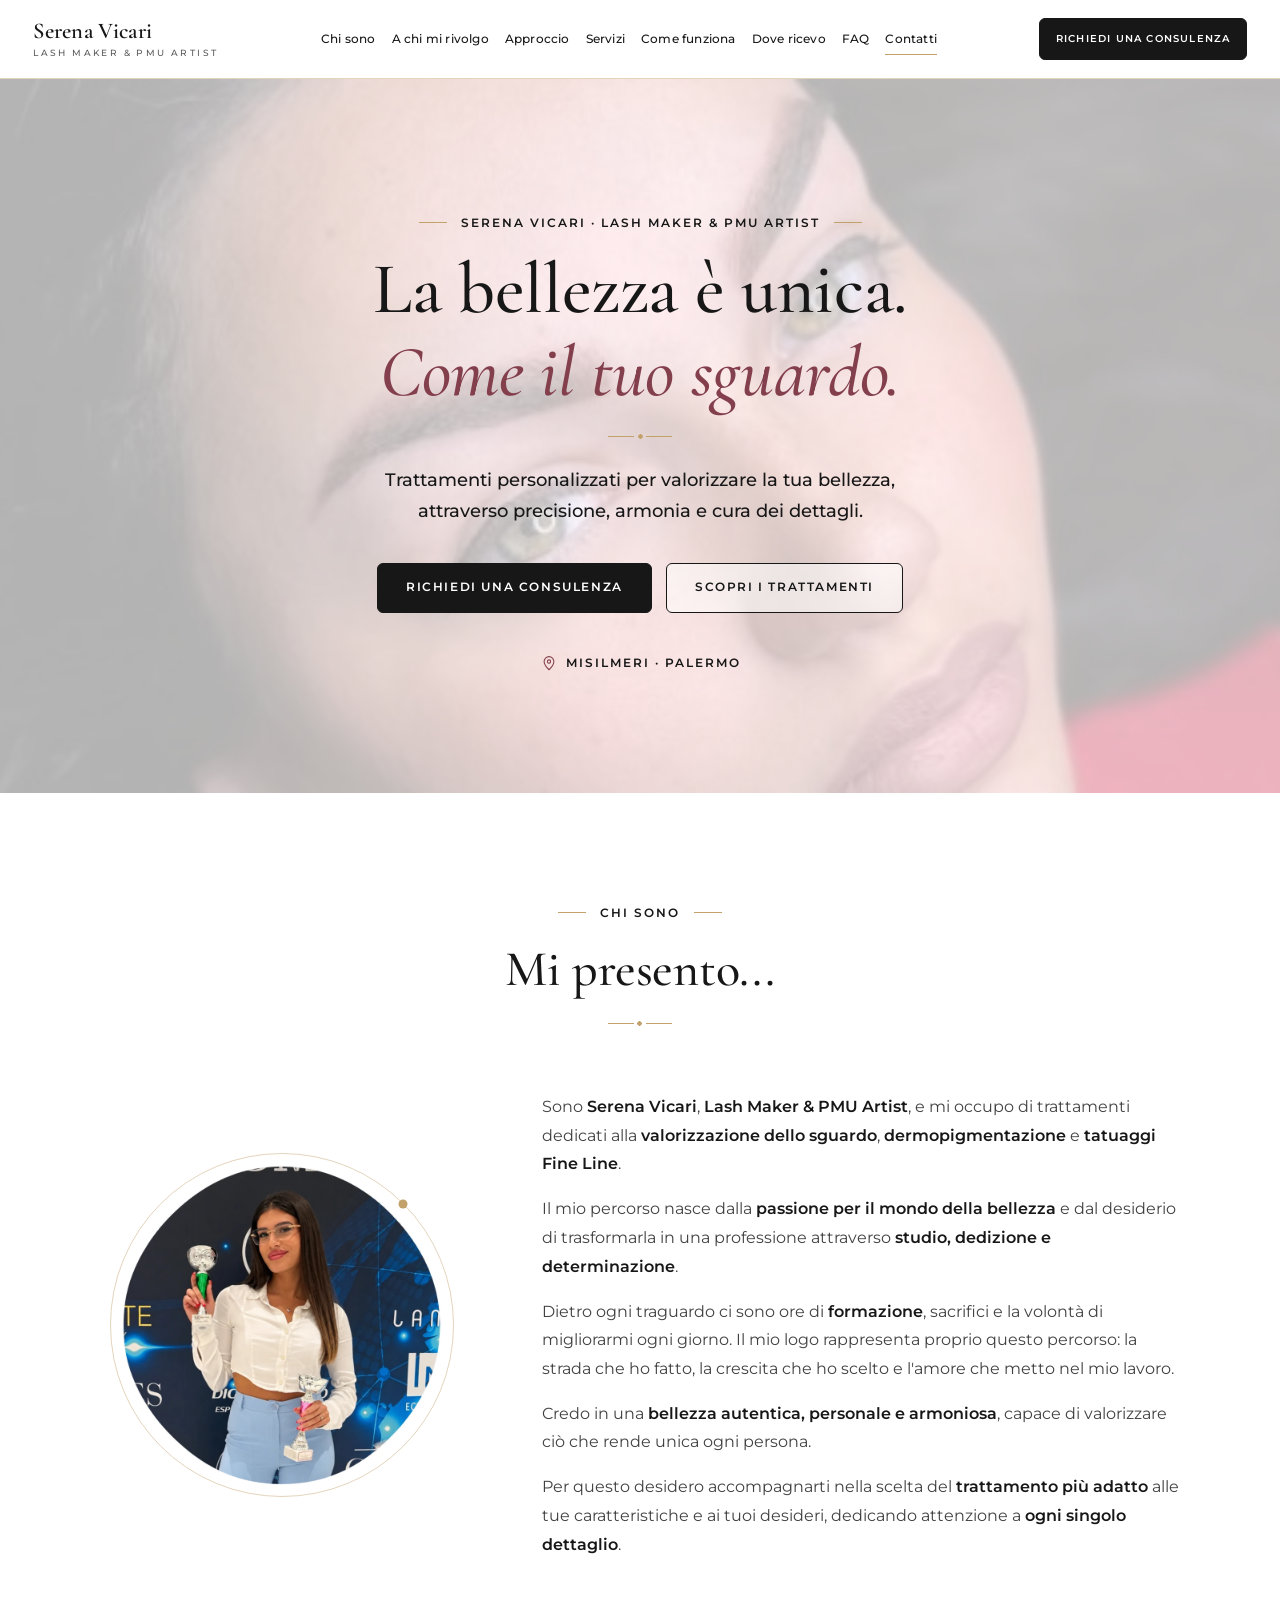
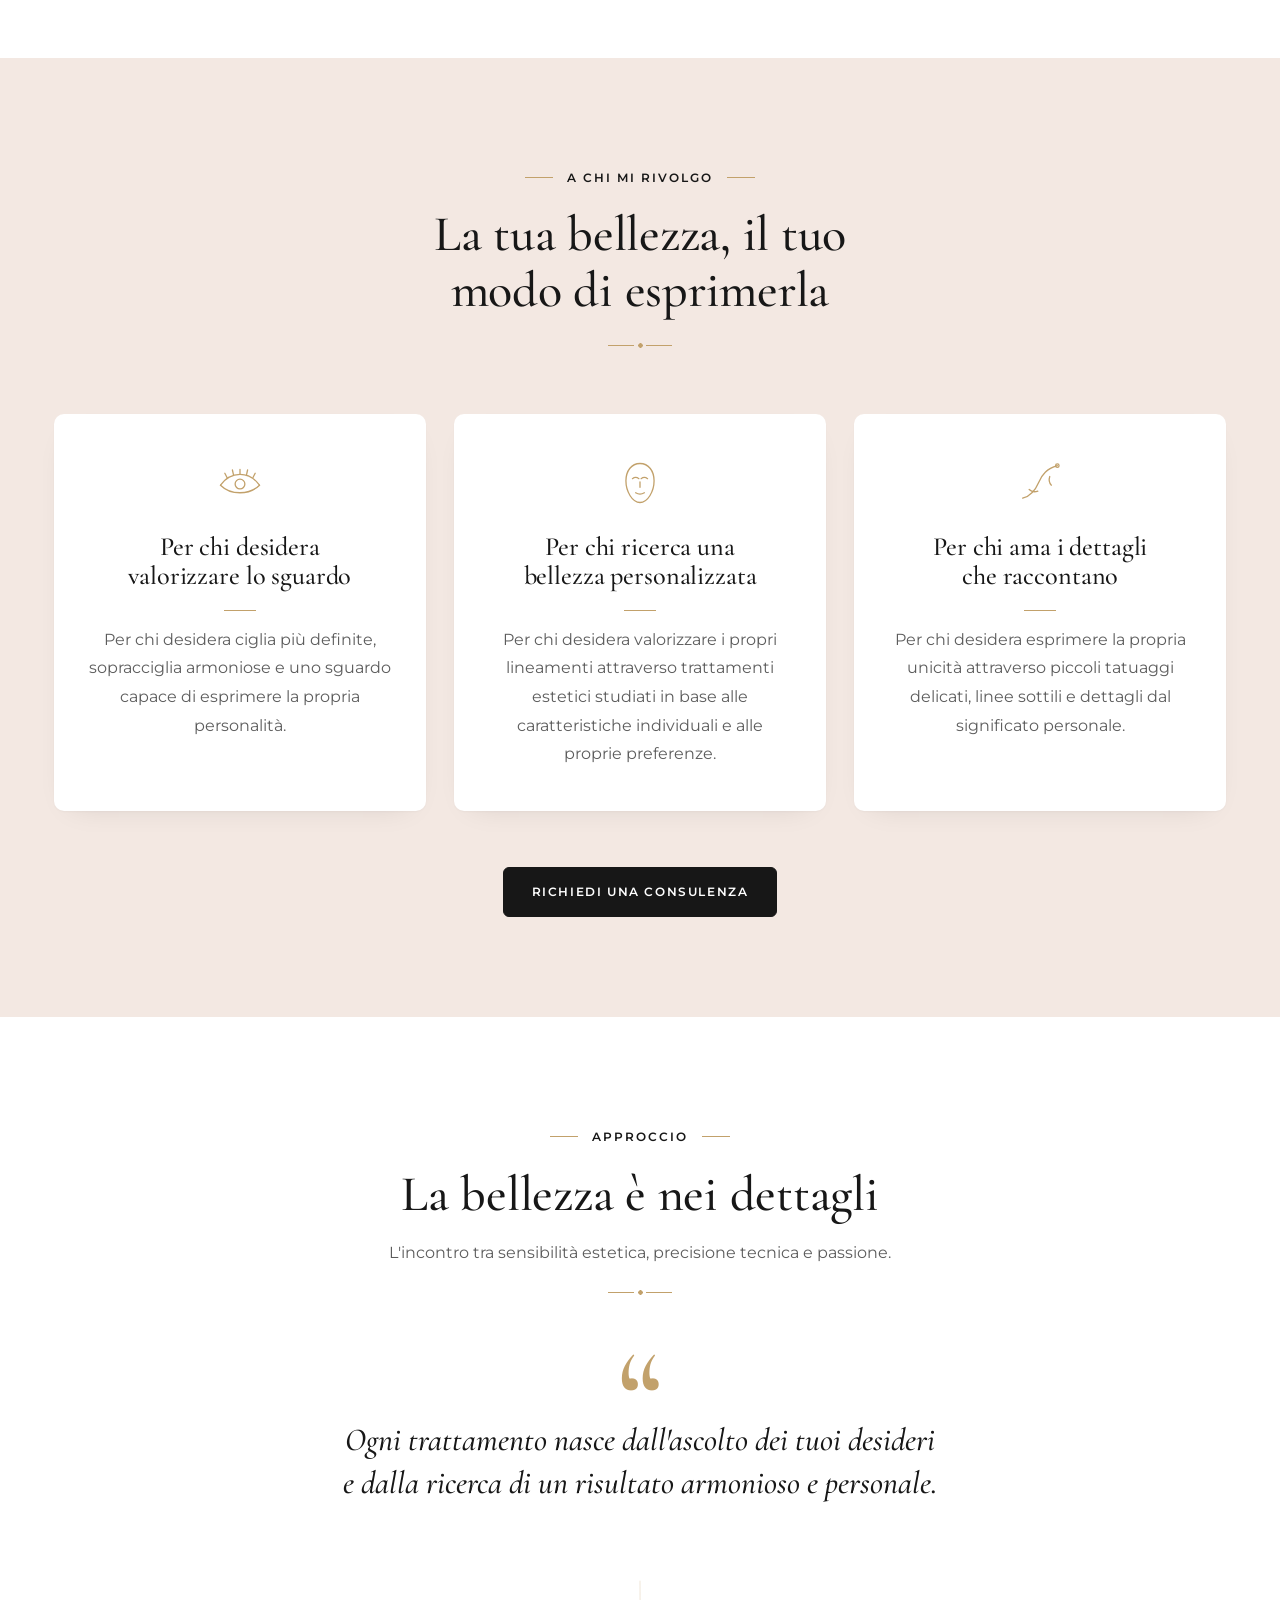
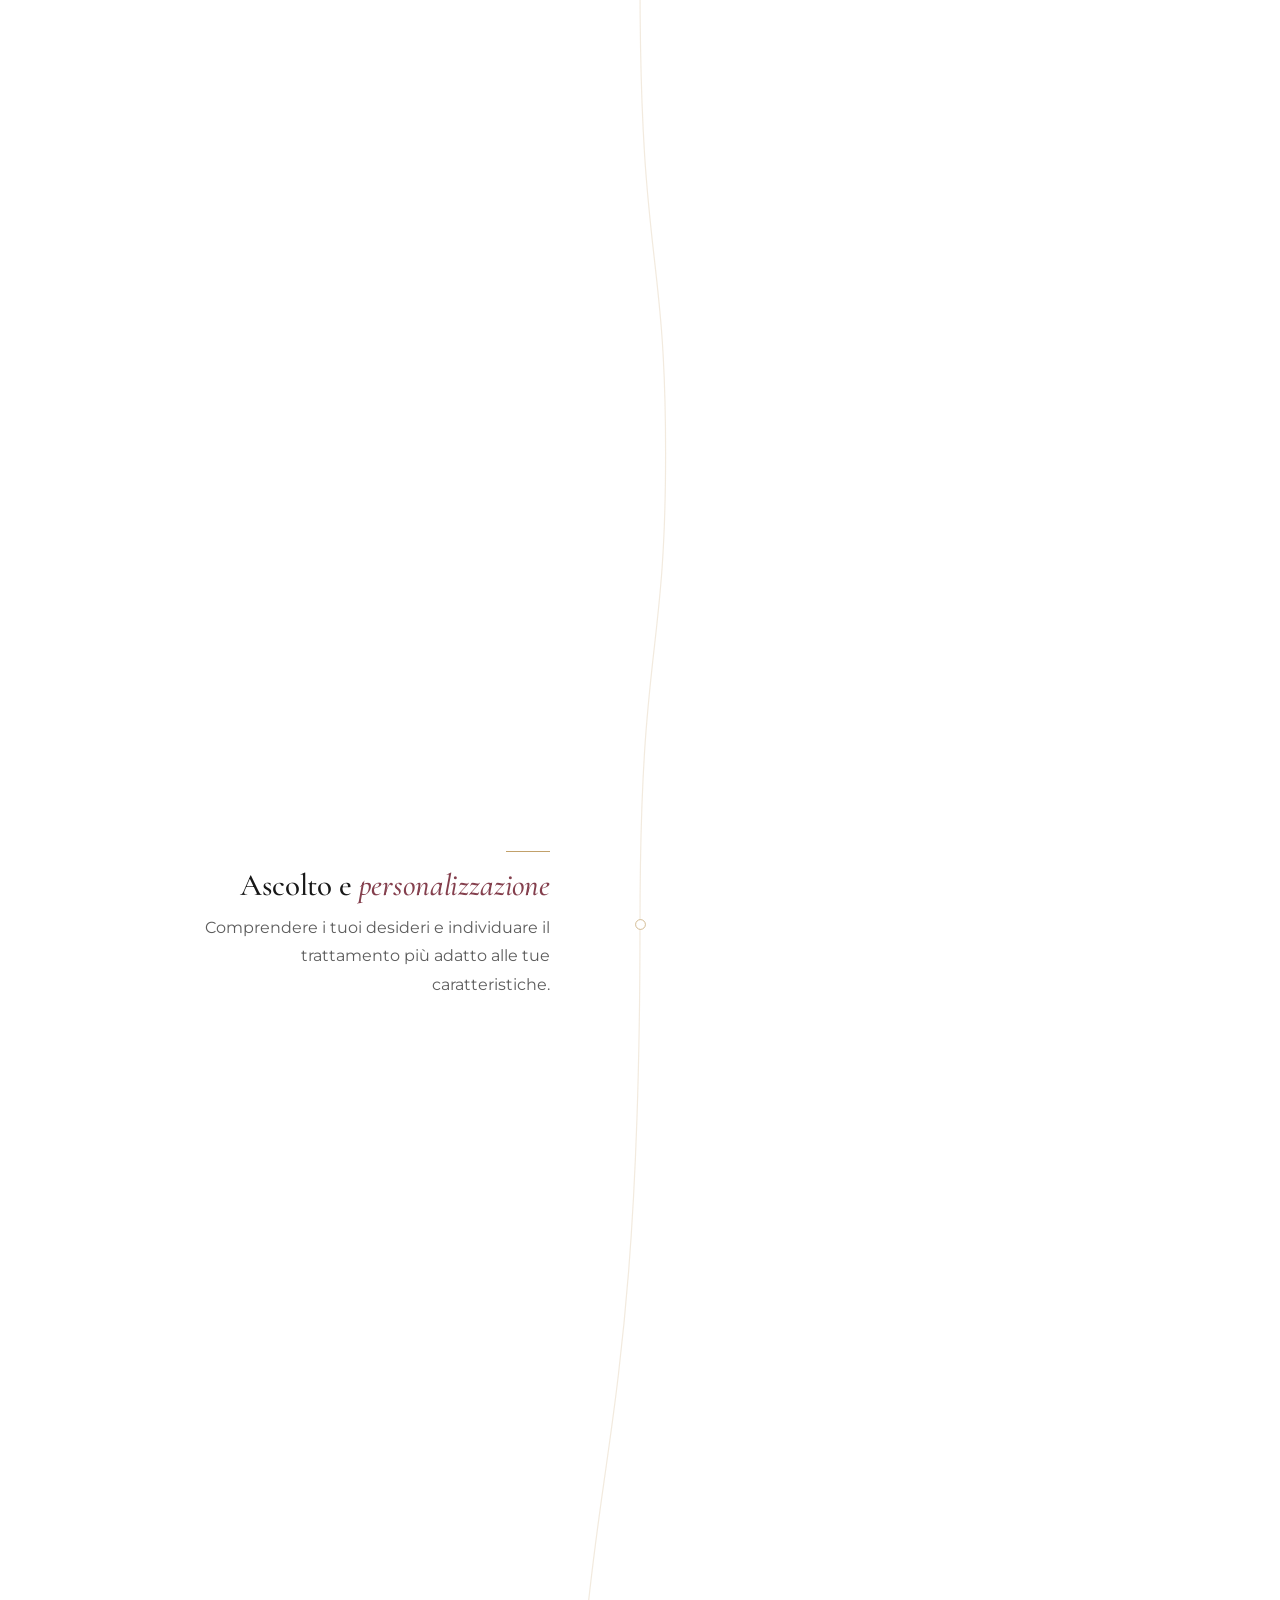
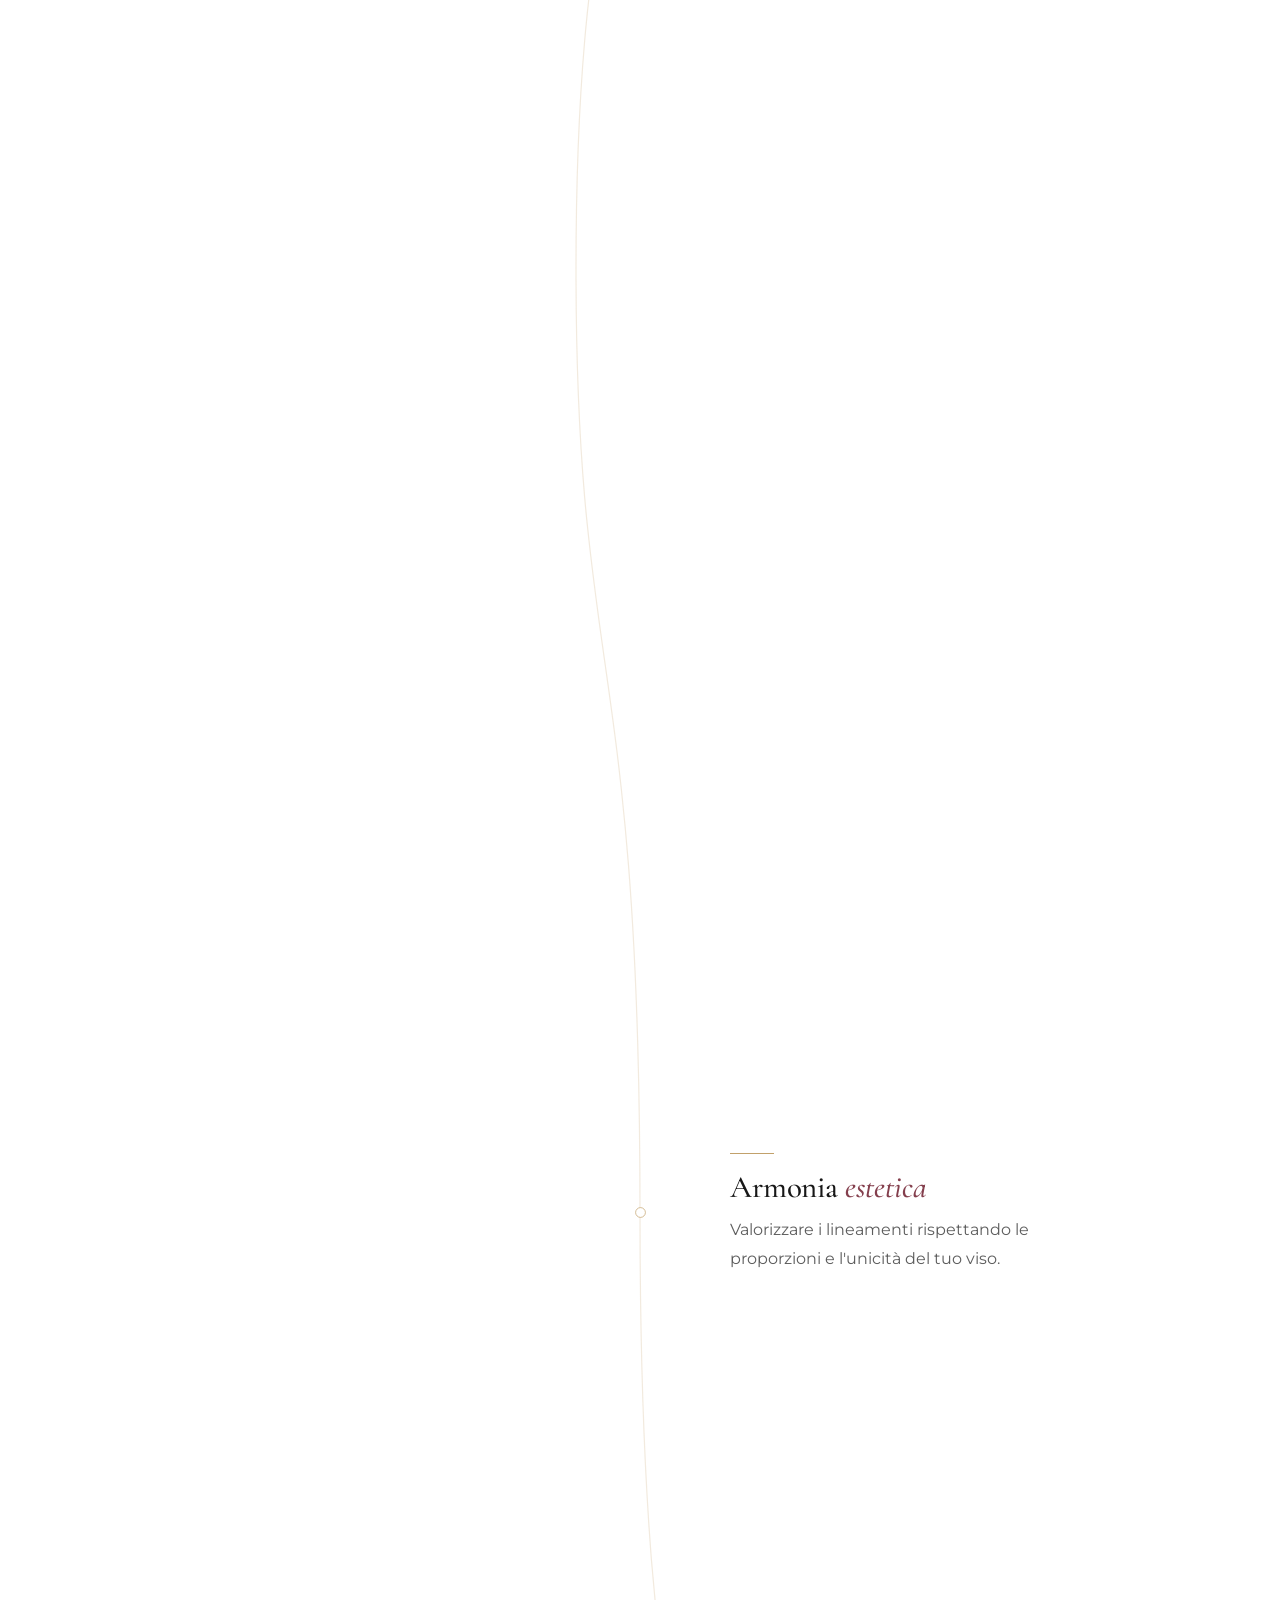
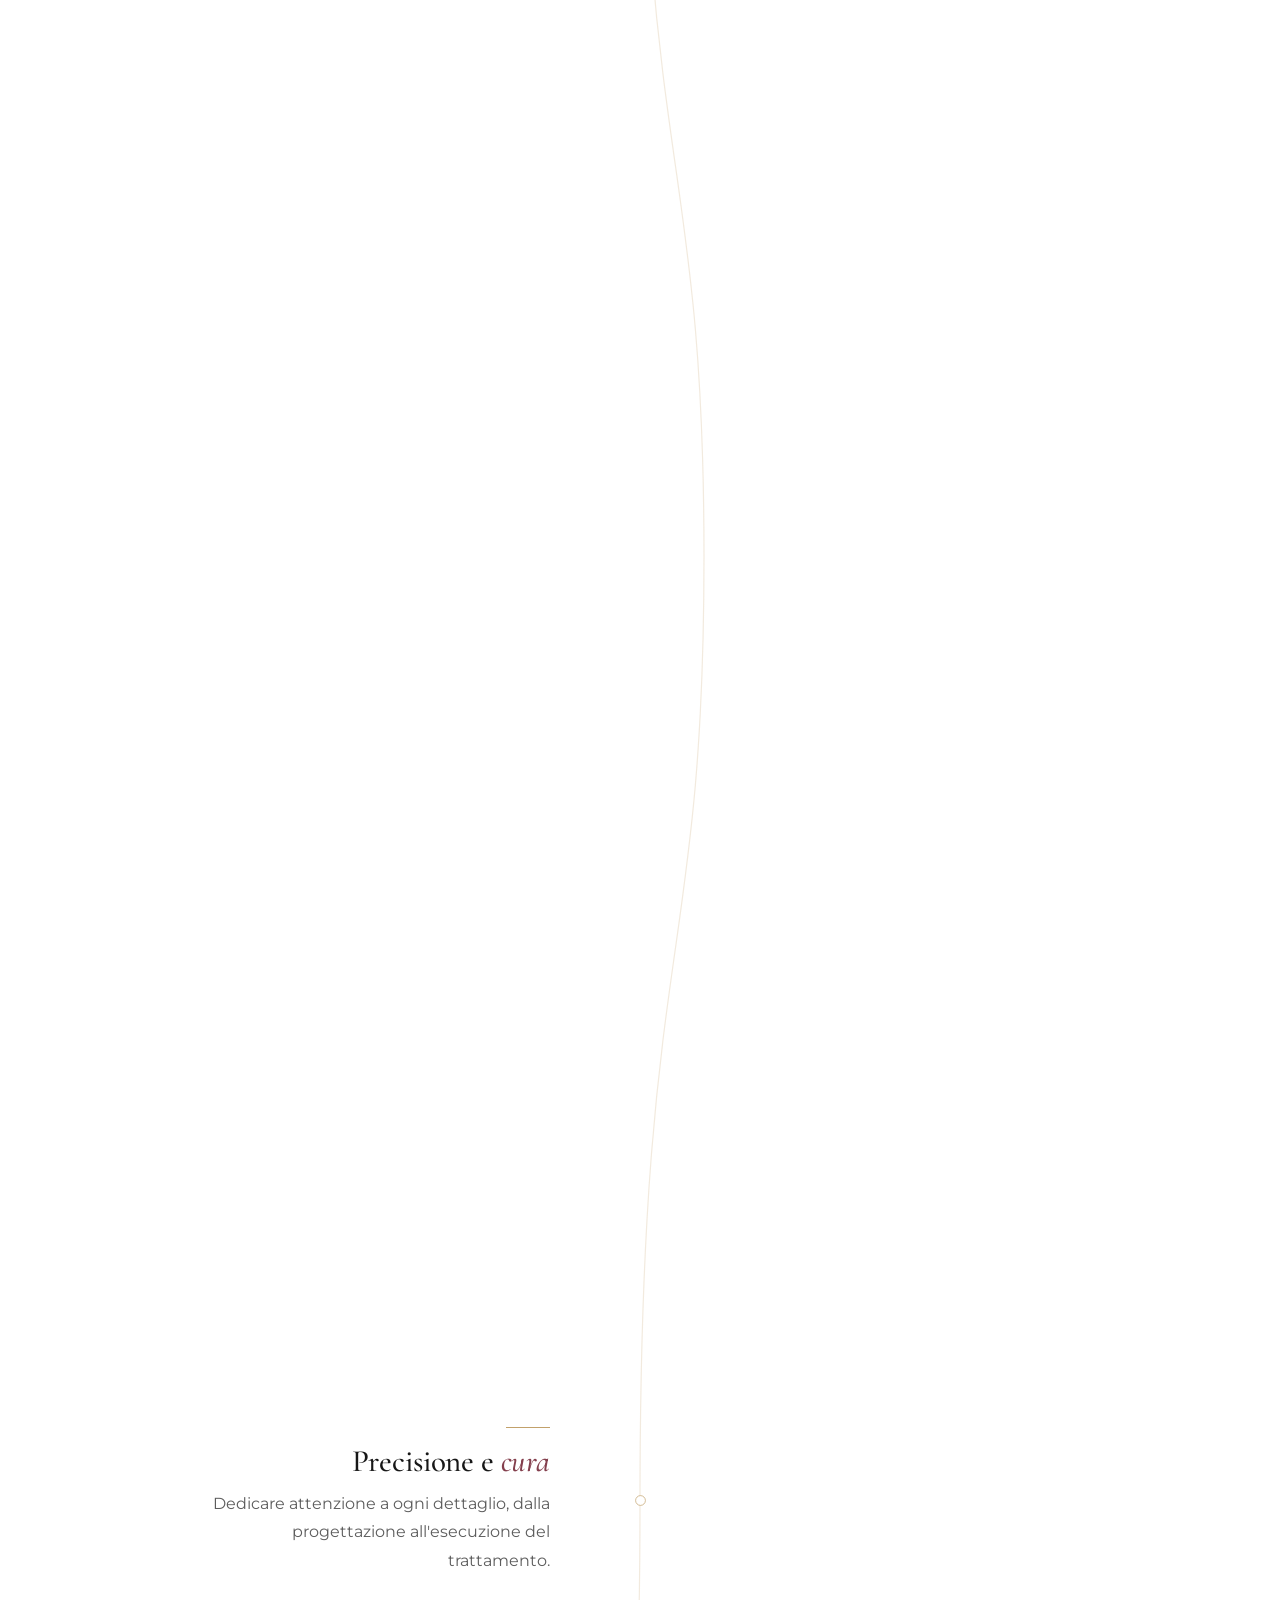
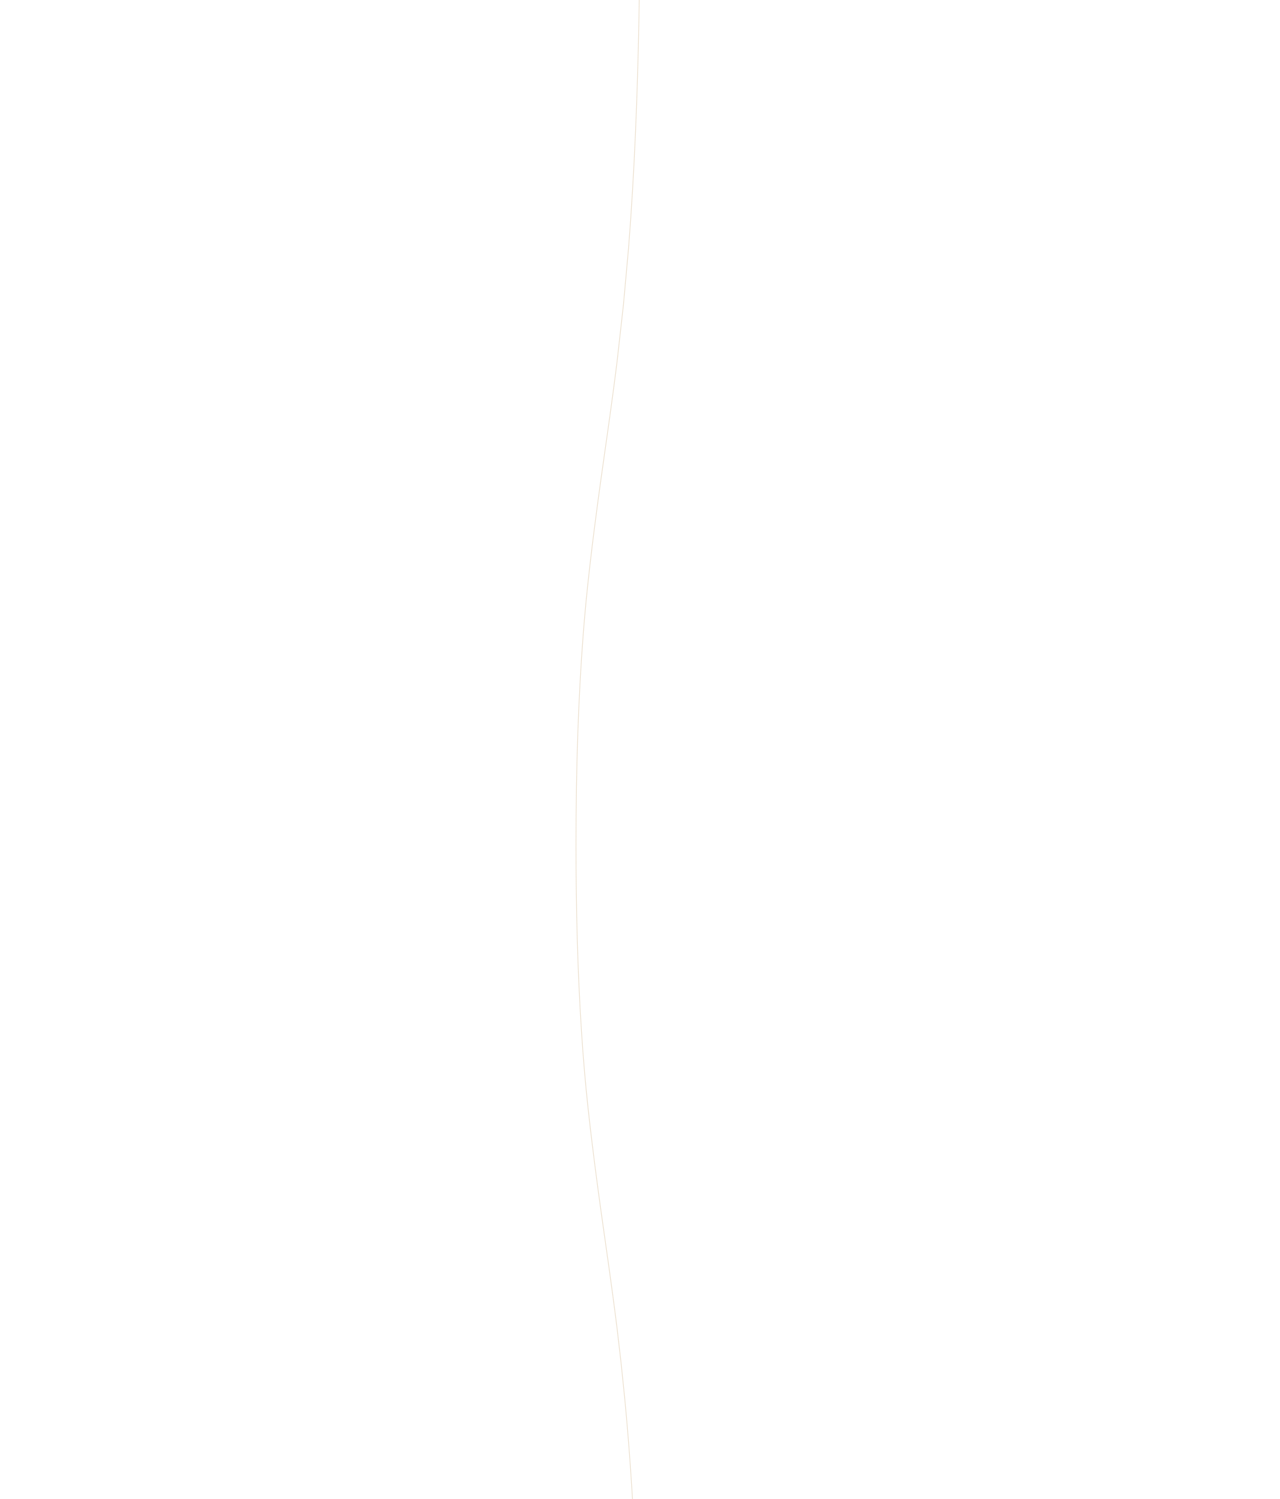
<file: index.html>
<!doctype html>
<html lang="it">
<head>
  <meta charset="utf-8">
  <meta name="viewport" content="width=device-width, initial-scale=1">
  <title>Serena Vicari | Lash Maker, PMU e Fine Line Tattoo a Misilmeri</title>
  <meta name="description" content="Serena Vicari, Lash Maker &amp; PMU Artist a Misilmeri, Palermo. Extension ciglia, laminazione ciglia e sopracciglia, dermopigmentazione e tatuaggi Fine Line.">
  <meta name="theme-color" content="#FFFFFF">
  <!-- TODO prima della pubblicazione: inserire il dominio definitivo -->
  <!-- <link rel="canonical" href="https://www.DOMINIO.it/"> -->

  <!-- Open Graph / anteprima social -->
  <meta property="og:type" content="website">
  <meta property="og:locale" content="it_IT">
  <meta property="og:site_name" content="Serena Vicari · Lash Maker &amp; PMU Artist">
  <meta property="og:title" content="Serena Vicari | Lash Maker, PMU e Fine Line Tattoo a Misilmeri">
  <meta property="og:description" content="Extension ciglia, laminazione ciglia e sopracciglia, dermopigmentazione e tatuaggi Fine Line a Misilmeri, Palermo.">
  <meta property="og:image" content="img/hero-sguardo.jpg">
  <!-- TODO: con il dominio definitivo usare URL assoluti, es. https://www.DOMINIO.it/img/hero-sguardo.jpg -->
  <meta name="twitter:card" content="summary_large_image">
  <meta name="twitter:title" content="Serena Vicari | Lash Maker, PMU e Fine Line Tattoo a Misilmeri">
  <meta name="twitter:description" content="Extension ciglia, laminazione, dermopigmentazione e tatuaggi Fine Line a Misilmeri, Palermo.">

  <link rel="icon" href="data:image/svg+xml,%3Csvg xmlns='http://www.w3.org/2000/svg' viewBox='0 0 64 64'%3E%3Crect width='64' height='64' rx='14' fill='%23171717'/%3E%3Ctext x='32' y='42' font-family='Georgia,serif' font-size='30' text-anchor='middle' fill='%23C2A16B'%3ESV%3C/text%3E%3C/svg%3E">

  <link rel="preload" as="image" href="img/hero-sguardo.jpg" fetchpriority="high">
  <link rel="preconnect" href="https://fonts.googleapis.com">
  <link rel="preconnect" href="https://fonts.gstatic.com" crossorigin>
  <link rel="stylesheet" href="https://fonts.googleapis.com/css2?family=Cormorant+Garamond:ital,wght@0,500;0,600;1,500;1,600&family=Montserrat:wght@400;500;600&display=swap">
  <link rel="stylesheet" href="css/style.css">
  <script>document.documentElement.classList.add('js');</script>

  <!-- Dati strutturati: solo informazioni effettivamente disponibili (nessun indirizzo civico, orario o recensione) -->
  <script type="application/ld+json">
  {
    "@context": "https://schema.org",
    "@type": "BeautySalon",
    "name": "Serena Vicari · Lash Maker & PMU Artist",
    "description": "Extension ciglia, laminazione ciglia e sopracciglia, dermopigmentazione e tatuaggi Fine Line a Misilmeri, Palermo.",
    "founder": { "@type": "Person", "name": "Serena Vicari", "jobTitle": "Lash Maker & PMU Artist" },
    "address": { "@type": "PostalAddress", "addressLocality": "Misilmeri", "addressRegion": "PA", "addressCountry": "IT" },
    "areaServed": ["Misilmeri", "Palermo"],
    "sameAs": ["https://www.instagram.com/serena_extension_ciglia_/"],
    "makesOffer": [
      { "@type": "Offer", "itemOffered": { "@type": "Service", "name": "Extension ciglia" } },
      { "@type": "Offer", "itemOffered": { "@type": "Service", "name": "Laminazione ciglia" } },
      { "@type": "Offer", "itemOffered": { "@type": "Service", "name": "Laminazione sopracciglia" } },
      { "@type": "Offer", "itemOffered": { "@type": "Service", "name": "Dermopigmentazione" } },
      { "@type": "Offer", "itemOffered": { "@type": "Service", "name": "Tattoo Fine Line" } }
    ]
  }
  </script>
</head>
<body>
  <a class="skip-link" href="#main">Vai al contenuto</a>

  <!-- ============ 1. HEADER ============ -->
  <header class="site-header" id="top">
    <div class="header-inner">
      <a class="brand" href="#home" aria-label="Serena Vicari, Lash Maker &amp; PMU Artist – torna all'inizio">
        <span class="brand-name">Serena Vicari</span>
        <span class="brand-sub">Lash Maker &amp; PMU Artist</span>
      </a>

      <nav class="main-nav" id="main-nav" aria-label="Navigazione principale">
        <ul>
          <li><a href="#chi-sono">Chi sono</a></li>
          <li><a href="#a-chi-mi-rivolgo">A chi mi rivolgo</a></li>
          <li><a href="#approccio">Approccio</a></li>
          <li><a href="#servizi">Servizi</a></li>
          <li><a href="#come-funziona">Come funziona</a></li>
          <li><a href="#dove-ricevo">Dove ricevo</a></li>
          <li><a href="#faq">FAQ</a></li>
          <li><a href="#contatti">Contatti</a></li>
        </ul>
        <a class="btn btn-primary nav-cta-mobile" href="#contatti">Richiedi una consulenza</a>
      </nav>

      <a class="btn btn-primary header-cta" href="#contatti">Richiedi una consulenza</a>

      <button class="nav-toggle" type="button" aria-controls="main-nav" aria-expanded="false">
        <span class="sr-only">Apri il menu</span>
        <span class="nav-toggle-bar" aria-hidden="true"></span>
        <span class="nav-toggle-bar" aria-hidden="true"></span>
      </button>
    </div>
  </header>

  <main id="main">

    <!-- ============ 2. HERO ============ -->
    <section class="hero" id="home" aria-labelledby="hero-title">
      <div class="hero-media" aria-hidden="true">
        <img src="img/hero-sguardo.jpg" width="472" height="260" alt="" fetchpriority="high" decoding="async">
      </div>
      <div class="container hero-content">
        <p class="eyebrow reveal">Serena Vicari · Lash Maker &amp; PMU Artist</p>
        <h1 class="hero-title reveal" id="hero-title">
          <span class="hero-title-a">La bellezza è unica.</span>
          <em class="hero-title-b">Come il tuo sguardo.</em>
        </h1>
        <span class="divider reveal" aria-hidden="true"></span>
        <p class="hero-lead reveal">Trattamenti personalizzati per valorizzare la tua bellezza, attraverso precisione, armonia e cura dei dettagli.</p>
        <div class="btn-row reveal">
          <a class="btn btn-primary" href="#contatti">Richiedi una consulenza</a>
          <a class="btn btn-secondary" href="#servizi">Scopri i trattamenti</a>
        </div>
        <p class="hero-place reveal">
          <svg viewBox="0 0 24 24" aria-hidden="true" focusable="false"><path d="M12 21s-6.5-6.2-6.5-11A6.5 6.5 0 0 1 18.5 10c0 4.8-6.5 11-6.5 11z"/><circle cx="12" cy="10" r="2.2"/></svg>
          Misilmeri · Palermo
        </p>
      </div>
    </section>

    <!-- ============ 3. CHI SONO ============ -->
    <section class="section bg-white" id="chi-sono" aria-labelledby="chi-sono-title">
      <div class="container about">
        <header class="section-head about-head reveal">
          <p class="eyebrow">Chi sono</p>
          <h2 id="chi-sono-title">Mi presento...</h2>
          <span class="divider" aria-hidden="true"></span>
        </header>

        <figure class="about-photo reveal">
          <span class="about-ring" aria-hidden="true"></span>
          <img src="img/serena-vicari-ritratto.webp" width="800" height="800" loading="lazy" decoding="async"
               alt="Ritratto di Serena Vicari, Lash Maker e PMU Artist, sorridente con occhiali e camicia bianca, mentre tiene in mano due coppe">
        </figure>

        <div class="about-text reveal">
          <p>Sono <strong>Serena Vicari</strong>, <strong>Lash Maker &amp; PMU Artist</strong>, e mi occupo di trattamenti dedicati alla <strong>valorizzazione dello sguardo</strong>, <strong>dermopigmentazione</strong> e <strong>tatuaggi Fine Line</strong>.</p>
          <p>Il mio percorso nasce dalla <strong>passione per il mondo della bellezza</strong> e dal desiderio di trasformarla in una professione attraverso <strong>studio, dedizione e determinazione</strong>.</p>
          <p>Dietro ogni traguardo ci sono ore di <strong>formazione</strong>, sacrifici e la volontà di migliorarmi ogni giorno. Il mio logo rappresenta proprio questo percorso: la strada che ho fatto, la crescita che ho scelto e l'amore che metto nel mio lavoro.</p>
          <p>Credo in una <strong>bellezza autentica, personale e armoniosa</strong>, capace di valorizzare ciò che rende unica ogni persona.</p>
          <p>Per questo desidero accompagnarti nella scelta del <strong>trattamento più adatto</strong> alle tue caratteristiche e ai tuoi desideri, dedicando attenzione a <strong>ogni singolo dettaglio</strong>.</p>
        </div>
      </div>
    </section>

    <!-- ============ 4. A CHI MI RIVOLGO ============ -->
    <section class="section bg-nude" id="a-chi-mi-rivolgo" aria-labelledby="target-title">
      <div class="container">
        <header class="section-head reveal">
          <p class="eyebrow">A chi mi rivolgo</p>
          <h2 id="target-title">La tua bellezza, il tuo modo di esprimerla</h2>
          <span class="divider" aria-hidden="true"></span>
        </header>

        <div class="cards-3">
          <article class="card reveal">
            <svg class="card-icon" viewBox="0 0 48 48" aria-hidden="true" focusable="false">
              <path d="M6 26c5-7 12-10 18-10s13 3 18 10"/><path d="M6 26c5 5 12 7 18 7s13-2 18-7"/>
              <circle cx="24" cy="25" r="4.5"/><path d="M12 19l-2-4M18 16.5l-1-4.5M24 16v-4.5M30 16.5l1-4.5M36 19l2-4"/>
            </svg>
            <h3>Per chi desidera valorizzare lo sguardo</h3>
            <p>Per chi desidera ciglia più definite, sopracciglia armoniose e uno sguardo capace di esprimere la propria personalità.</p>
          </article>
          <article class="card reveal">
            <svg class="card-icon" viewBox="0 0 48 48" aria-hidden="true" focusable="false">
              <path d="M24 6c-8 0-13 7-13 16 0 10 6 20 13 20s13-10 13-20c0-9-5-16-13-16z"/>
              <path d="M17 20c2-1.5 4-1.5 6 0M25 20c2-1.5 4-1.5 6 0"/><path d="M20 33c2.5 1.6 5.5 1.6 8 0"/><path d="M24 23v5"/>
            </svg>
            <h3>Per chi ricerca una bellezza personalizzata</h3>
            <p>Per chi desidera valorizzare i propri lineamenti attraverso trattamenti estetici studiati in base alle caratteristiche individuali e alle proprie preferenze.</p>
          </article>
          <article class="card reveal">
            <svg class="card-icon" viewBox="0 0 48 48" aria-hidden="true" focusable="false">
              <path d="M8 38c8-2 12-8 15-15s7-12 17-15"/><circle cx="40" cy="8" r="1.6"/>
              <path d="M14 30c2 2 5 2.5 8 1.5"/><path d="M33 18c-1 3-.5 6 1.5 8"/>
            </svg>
            <h3>Per chi ama i dettagli che raccontano</h3>
            <p>Per chi desidera esprimere la propria unicità attraverso piccoli tatuaggi delicati, linee sottili e dettagli dal significato personale.</p>
          </article>
        </div>

        <div class="section-cta reveal">
          <a class="btn btn-primary" href="#contatti">Richiedi una consulenza</a>
        </div>
      </div>
    </section>

    <!-- ============ 5. APPROCCIO ============ -->
    <section class="section bg-white" id="approccio" aria-labelledby="approccio-title">
      <div class="container">
        <header class="section-head reveal">
          <p class="eyebrow">Approccio</p>
          <h2 id="approccio-title">La bellezza è nei dettagli</h2>
          <p class="section-sub">L'incontro tra sensibilità estetica, precisione tecnica e passione.</p>
          <span class="divider" aria-hidden="true"></span>
        </header>

        <p class="approach-quote reveal">Ogni trattamento nasce dall'ascolto dei tuoi desideri e dalla ricerca di un risultato armonioso e personale.</p>

        <div class="fineline" data-fineline>
          <svg class="fineline-svg" aria-hidden="true" focusable="false">
            <path class="fl-ghost" d=""/>
            <path class="fl-draw" d=""/>
          </svg>
          <span class="fl-node" aria-hidden="true"></span>
          <span class="fl-node" aria-hidden="true"></span>
          <span class="fl-node" aria-hidden="true"></span>
          <span class="fl-node" aria-hidden="true"></span>

          <div class="fl-item reveal">
            <h3>Ascolto e <em>personalizzazione</em></h3>
            <p>Comprendere i tuoi desideri e individuare il trattamento più adatto alle tue caratteristiche.</p>
          </div>
          <div class="fl-item reveal">
            <h3>Armonia <em>estetica</em></h3>
            <p>Valorizzare i lineamenti rispettando le proporzioni e l'unicità del tuo viso.</p>
          </div>
          <div class="fl-item reveal">
            <h3>Precisione e <em>cura</em></h3>
            <p>Dedicare attenzione a ogni dettaglio, dalla progettazione all'esecuzione del trattamento.</p>
          </div>
          <div class="fl-item reveal">
            <h3>Bellezza <em>autentica</em></h3>
            <p>Ricercare un risultato coerente con la tua personalità e con il tuo modo di sentirti bella.</p>
          </div>
        </div>
      </div>
    </section>

    <!-- ============ 6. SERVIZI ============ -->
    <section class="section bg-nude" id="servizi" aria-labelledby="servizi-title">
      <div class="container">
        <header class="section-head reveal">
          <p class="eyebrow">Servizi</p>
          <h2 id="servizi-title">L'arte di valorizzare la tua unicità</h2>
          <p class="section-sub">Trattamenti dedicati allo sguardo, alla bellezza e all'espressione personale.</p>
          <span class="divider" aria-hidden="true"></span>
        </header>

        <div class="services">
          <article class="service reveal">
            <figure class="service-media">
              <img src="img/servizio-extension-ciglia.jpg" width="407" height="277" loading="lazy" decoding="async"
                   alt="Dettaglio di un occhio con extension ciglia folte e definite e sopracciglio naturale">
            </figure>
            <div class="service-body">
              <h3>Extension ciglia</h3>
              <p>Valorizza il tuo sguardo attraverso un trattamento estetico dedicato alla definizione, alla lunghezza e al volume delle ciglia.</p>
              <p>La scelta dell'effetto viene valutata in base alle caratteristiche delle ciglia naturali, alla forma dell'occhio e alle tue preferenze estetiche.</p>
              <p>Un dettaglio capace di esprimere la tua personalità.</p>
            </div>
          </article>

          <article class="service reveal">
            <figure class="service-media">
              <img src="img/servizio-laminazione.jpg" width="555" height="405" loading="lazy" decoding="async"
                   alt="Macro di ciglia naturali laminate, curvate e definite, su un occhio castano">
            </figure>
            <div class="service-body">
              <h3>Laminazione ciglia e sopracciglia</h3>
              <p>Un trattamento dedicato alla valorizzazione delle ciglia e delle sopracciglia naturali, per uno sguardo più ordinato, definito e armonioso.</p>
              <p>La laminazione permette di lavorare sulla direzione e sulla forma dei peli naturali, rispettando le caratteristiche individuali.</p>
            </div>
          </article>

          <article class="service reveal">
            <figure class="service-media">
              <img src="img/servizio-dermopigmentazione.jpg" width="598" height="440" loading="lazy" decoding="async"
                   alt="Dettaglio di labbra dopo un trattamento di dermopigmentazione, con colore rosato uniforme">
            </figure>
            <div class="service-body">
              <h3>Dermopigmentazione</h3>
              <p>La dermopigmentazione, conosciuta anche come Permanent Make-Up, è una tecnica estetica dedicata alla valorizzazione e alla definizione dei lineamenti.</p>
              <p>Attraverso una progettazione personalizzata, il trattamento ricerca un risultato coerente con le caratteristiche del viso e con i tuoi desideri.</p>
              <p>Le tecniche specifiche, l'idoneità e le modalità del trattamento vengono approfondite durante la consulenza.</p>
            </div>
          </article>

          <article class="service reveal">
            <figure class="service-media">
              <img src="img/servizio-tattoo-fine-line.jpg" width="513" height="355" loading="lazy" decoding="async"
                   alt="Tatuaggio Fine Line in corsivo sottile con la scritta “Non mollare mai” sulla caviglia">
            </figure>
            <div class="service-body">
              <h3>Tattoo Fine Line</h3>
              <p>Piccoli dettagli, linee sottili e significati personali.</p>
              <p>I tatuaggi Fine Line rappresentano un modo delicato e raffinato di raccontare una storia, custodire un ricordo o esprimere la propria individualità.</p>
              <p>Ogni progetto viene valutato tenendo conto del soggetto, della posizione e delle caratteristiche del disegno.</p>
            </div>
          </article>
        </div>

        <div class="section-cta reveal">
          <a class="btn btn-primary" href="#contatti">Richiedi una consulenza</a>
        </div>
      </div>
    </section>

    <!-- ============ 7. COME FUNZIONA ============ -->
    <section class="section bg-white" id="come-funziona" aria-labelledby="come-title">
      <div class="container">
        <header class="section-head reveal">
          <p class="eyebrow">Come funziona</p>
          <h2 id="come-title">Il tuo percorso di bellezza, passo dopo passo</h2>
          <span class="divider" aria-hidden="true"></span>
        </header>

        <div class="journey" data-journey>
        <div class="journey-track" aria-hidden="true"><span class="journey-fill"></span><span class="journey-spark"></span></div>
        <ol class="journey-steps">
          <li class="jstep">
            <span class="jstep-num" aria-hidden="true">
              <svg viewBox="0 0 80 80" focusable="false"><circle cx="40" cy="40" r="38"/></svg>
              <span>01</span>
            </span>
            <h3><span class="sr-only">Passo 1: </span>Contattami</h3>
            <p>Scrivimi per raccontarmi cosa desideri e ricevere maggiori informazioni sui trattamenti disponibili.</p>
          </li>
          <li class="jstep">
            <span class="jstep-num" aria-hidden="true">
              <svg viewBox="0 0 80 80" focusable="false"><circle cx="40" cy="40" r="38"/></svg>
              <span>02</span>
            </span>
            <h3><span class="sr-only">Passo 2: </span>La consulenza</h3>
            <p>Valutiamo insieme le tue esigenze, le caratteristiche individuali e il trattamento più adatto a te.</p>
          </li>
          <li class="jstep">
            <span class="jstep-num" aria-hidden="true">
              <svg viewBox="0 0 80 80" focusable="false"><circle cx="40" cy="40" r="38"/></svg>
              <span>03</span>
            </span>
            <h3><span class="sr-only">Passo 3: </span>La proposta</h3>
            <p>Definiamo insieme la proposta più adatta a te e verifichiamo l'idoneità al trattamento.</p>
          </li>
          <li class="jstep">
            <span class="jstep-num" aria-hidden="true">
              <svg viewBox="0 0 80 80" focusable="false"><circle cx="40" cy="40" r="38"/></svg>
              <span>04</span>
            </span>
            <h3><span class="sr-only">Passo 4: </span>Il trattamento</h3>
            <p>Concordiamo l'appuntamento e ricevi le indicazioni da seguire prima e dopo il trattamento.</p>
          </li>
        </ol>
        </div>
      </div>
    </section>

    <!-- ============ 8. DOVE RICEVO ============ -->
    <section class="section bg-nude" id="dove-ricevo" aria-labelledby="dove-title">
      <div class="container">
        <header class="section-head reveal">
          <p class="eyebrow">Dove ricevo</p>
          <h2 id="dove-title">Il tuo momento di bellezza</h2>
          <span class="divider" aria-hidden="true"></span>
        </header>

        <!-- TODO: inserire l'indirizzo completo dello studio quando confermato da Serena -->
        <address class="address-box reveal">
          <svg viewBox="0 0 24 24" aria-hidden="true" focusable="false"><path d="M12 21s-6.5-6.2-6.5-11A6.5 6.5 0 0 1 18.5 10c0 4.8-6.5 11-6.5 11z"/><circle cx="12" cy="10" r="2.2"/></svg>
          <span class="address-label">Indirizzo</span>
          <span class="address-text">Misilmeri (PA), Sicilia</span>
        </address>

        <!--
          MAPPA: da attivare solo quando sarà disponibile l'indirizzo ufficiale.
          Rimuovere l'attributo "hidden" e inserire l'iframe della mappa con l'indirizzo confermato.
        -->
        <div class="map-slot" id="mappa" hidden></div>
      </div>
    </section>

    <!-- ============ 9. FAQ ============ -->
    <section class="section bg-white" id="faq" aria-labelledby="faq-title">
      <div class="container narrow">
        <header class="section-head reveal">
          <p class="eyebrow">FAQ</p>
          <h2 id="faq-title">Le risposte alle tue domande</h2>
          <span class="divider" aria-hidden="true"></span>
        </header>

        <div class="faq reveal" data-accordion>
          <div class="faq-item">
            <h3 class="faq-q"><button type="button" aria-expanded="false" aria-controls="faq-1" id="faq-1-btn">Qual è la differenza tra extension e laminazione ciglia?<span class="faq-icon" aria-hidden="true"></span></button></h3>
            <div class="faq-a" id="faq-1" role="region" aria-labelledby="faq-1-btn" hidden><div><p>Con le extension applico ciglia artificiali sulle tue ciglia naturali, mentre con la laminazione lavoro sulle tue ciglia naturali per valorizzarne la forma e la curvatura. Ti consiglio la soluzione più adatta in base alle tue caratteristiche e al risultato che desideri.</p></div></div>
          </div>
          <div class="faq-item">
            <h3 class="faq-q"><button type="button" aria-expanded="false" aria-controls="faq-2" id="faq-2-btn">Come posso scegliere il trattamento più adatto a me?<span class="faq-icon" aria-hidden="true"></span></button></h3>
            <div class="faq-a" id="faq-2" role="region" aria-labelledby="faq-2-btn" hidden><div><p>Durante la consulenza valuto insieme a te le tue caratteristiche, le tue preferenze estetiche e le eventuali condizioni che possono influenzare la scelta, così da individuare il trattamento più adatto a te.</p></div></div>
          </div>
          <div class="faq-item">
            <h3 class="faq-q"><button type="button" aria-expanded="false" aria-controls="faq-3" id="faq-3-btn">La dermopigmentazione è adatta a tutti?<span class="faq-icon" aria-hidden="true"></span></button></h3>
            <div class="faq-a" id="faq-3" role="region" aria-labelledby="faq-3-btn" hidden><div><p>Non necessariamente. Prima di procedere valuto con te l'idoneità al trattamento, le condizioni della pelle e le eventuali controindicazioni. Quando necessario, posso chiederti un parere medico.</p></div></div>
          </div>
          <div class="faq-item">
            <h3 class="faq-q"><button type="button" aria-expanded="false" aria-controls="faq-4" id="faq-4-btn">Posso richiedere un tatuaggio Fine Line personalizzato?<span class="faq-icon" aria-hidden="true"></span></button></h3>
            <div class="faq-a" id="faq-4" role="region" aria-labelledby="faq-4-btn" hidden><div><p>Certo: raccontami la tua idea e valuterò con te la fattibilità del progetto, il disegno e la posizione più adatta.</p></div></div>
          </div>
          <div class="faq-item">
            <h3 class="faq-q"><button type="button" aria-expanded="false" aria-controls="faq-5" id="faq-5-btn">Come posso prenotare un appuntamento?<span class="faq-icon" aria-hidden="true"></span></button></h3>
            <div class="faq-a" id="faq-5" role="region" aria-labelledby="faq-5-btn" hidden><div><p>Puoi scrivermi sul mio profilo <a href="https://www.instagram.com/serena_extension_ciglia_/" target="_blank" rel="noopener">Instagram<span class="sr-only"> (si apre in una nuova scheda)</span></a>: ti darò tutte le informazioni e concorderemo insieme una consulenza o un appuntamento.</p></div></div>
          </div>
        </div>
      </div>
    </section>

    <!-- ============ 10. CONTATTI ============ -->
    <section class="section bg-nude" id="contatti" aria-labelledby="contatti-title">
      <div class="container">
        <header class="section-head reveal">
          <p class="eyebrow">Contatti</p>
          <h2 id="contatti-title">La tua bellezza merita attenzione</h2>
          <span class="divider" aria-hidden="true"></span>
        </header>

        <!--
          MODULO IN MODALITÀ BOZZA
          Il modulo NON invia dati finché non viene collegato a un recapito autorizzato da Serena.
          Per attivarlo: impostare action/method verso il servizio di invio scelto
          e rimuovere data-draft="true" dal <form>.
        -->
        <form class="contact-form reveal" id="contact-form" data-draft="true" novalidate>
          <div class="field">
            <label for="f-nome">Nome e cognome <span aria-hidden="true">*</span></label>
            <input id="f-nome" name="nome" type="text" autocomplete="name" required>
          </div>
          <div class="field-row">
            <div class="field">
              <label for="f-email">Email <span aria-hidden="true">*</span></label>
              <input id="f-email" name="email" type="email" autocomplete="email" required>
            </div>
            <div class="field">
              <label for="f-tel">Telefono <span class="optional">(facoltativo)</span></label>
              <input id="f-tel" name="telefono" type="tel" autocomplete="tel">
            </div>
          </div>
          <div class="field">
            <label for="f-trattamento">Trattamento di interesse</label>
            <div class="select-wrap">
              <select id="f-trattamento" name="trattamento">
                <option value="" selected>Seleziona un trattamento</option>
                <option>Extension ciglia</option>
                <option>Laminazione ciglia</option>
                <option>Laminazione sopracciglia</option>
                <option>Dermopigmentazione</option>
                <option>Tattoo Fine Line</option>
                <option>Altre informazioni</option>
              </select>
            </div>
          </div>
          <div class="field">
            <label for="f-msg">Messaggio <span aria-hidden="true">*</span></label>
            <textarea id="f-msg" name="messaggio" rows="4" required aria-describedby="f-msg-hint"></textarea>
            <p class="hint" id="f-msg-hint">Ti chiedo di non inserire informazioni sanitarie: le valuteremo insieme durante la consulenza.</p>
          </div>
          <div class="field check">
            <input id="f-privacy" name="privacy" type="checkbox" required>
            <label for="f-privacy">Ho preso visione dell'<a href="privacy-policy.html">informativa privacy</a>. <span aria-hidden="true">*</span></label>
          </div>
          <button class="btn btn-primary btn-block" type="submit">Invia richiesta</button>
          <p class="form-status" id="form-status" role="status" aria-live="polite"></p>
        </form>
      </div>
    </section>
  </main>

  <!-- ============ 11. FOOTER ============ -->
  <footer class="site-footer">
    <div class="container">
      <div class="footer-top">
        <div class="footer-brand">
          <a class="brand brand--light" href="#home" aria-label="Serena Vicari – torna all'inizio">
            <span class="brand-name">Serena Vicari</span>
            <span class="brand-sub">Lash Maker &amp; PMU Artist</span>
          </a>
          <p class="footer-tagline">La bellezza è nei dettagli.</p>
        </div>

        <nav class="footer-nav" aria-label="Navigazione nel footer">
          <ul>
            <li><a href="#chi-sono">Chi sono</a></li>
            <li><a href="#a-chi-mi-rivolgo">A chi mi rivolgo</a></li>
            <li><a href="#approccio">Approccio</a></li>
            <li><a href="#servizi">Servizi</a></li>
            <li><a href="#come-funziona">Come funziona</a></li>
            <li><a href="#dove-ricevo">Dove ricevo</a></li>
            <li><a href="#faq">FAQ</a></li>
            <li><a href="#contatti">Contatti</a></li>
          </ul>
        </nav>

        <div class="footer-contact">
          <a href="https://www.instagram.com/serena_extension_ciglia_/" target="_blank" rel="noopener">
            <svg viewBox="0 0 24 24" aria-hidden="true" focusable="false"><rect x="3.5" y="3.5" width="17" height="17" rx="5"/><circle cx="12" cy="12" r="4"/><circle cx="17.2" cy="6.8" r=".9"/></svg>
            @serena_extension_ciglia_<span class="sr-only"> (si apre in una nuova scheda)</span>
          </a>
          <p>
            <svg viewBox="0 0 24 24" aria-hidden="true" focusable="false"><path d="M12 21s-6.5-6.2-6.5-11A6.5 6.5 0 0 1 18.5 10c0 4.8-6.5 11-6.5 11z"/><circle cx="12" cy="10" r="2.2"/></svg>
            Misilmeri, Palermo
          </p>
        </div>
      </div>

      <div class="footer-bottom">
        <!-- TODO prima della pubblicazione: completare con i dati fiscali reali forniti da Serena -->
        <p class="legal">© <span id="year">2026</span> Serena Vicari · P.IVA [da completare]</p>
        <ul class="legal-links">
          <li><a href="privacy-policy.html">Privacy Policy</a></li>
          <li><a href="cookie-policy.html">Cookie Policy</a></li>
        </ul>
      </div>
    </div>
  </footer>

  <script src="js/main.js" defer></script>
</body>
</html>
</file>
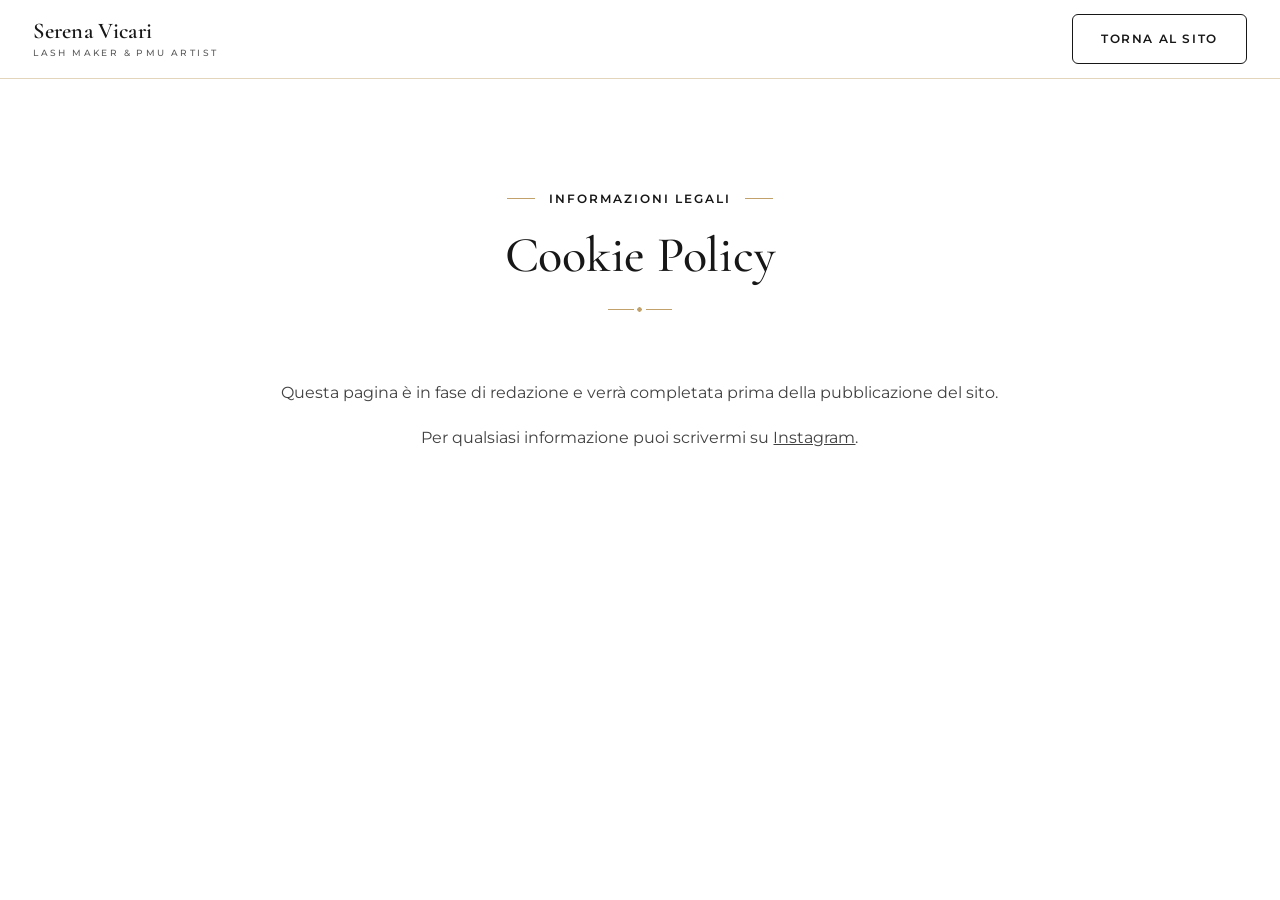
<file: cookie-policy.html>
<!doctype html>
<html lang="it">
<head>
  <meta charset="utf-8">
  <meta name="viewport" content="width=device-width, initial-scale=1">
  <title>Cookie Policy | Serena Vicari</title>
  <meta name="robots" content="noindex">
  <link rel="preconnect" href="https://fonts.googleapis.com">
  <link rel="preconnect" href="https://fonts.gstatic.com" crossorigin>
  <link rel="stylesheet" href="https://fonts.googleapis.com/css2?family=Cormorant+Garamond:ital,wght@0,500;0,600;1,500&family=Montserrat:wght@400;500;600&display=swap">
  <link rel="stylesheet" href="css/style.css">
</head>
<body>
  <header class="site-header">
    <div class="container header-inner">
      <a class="brand" href="index.html"><span class="brand-name">Serena Vicari</span><span class="brand-sub">Lash Maker &amp; PMU Artist</span></a>
      <a class="btn btn-secondary" href="index.html">Torna al sito</a>
    </div>
  </header>
  <main class="section bg-white">
    <div class="container narrow">
      <header class="section-head">
        <p class="eyebrow">Informazioni legali</p>
        <h1 style="font-size:var(--fs-h2)">Cookie Policy</h1>
        <span class="divider" aria-hidden="true"></span>
      </header>
      <!-- TODO: inserire il testo definitivo, redatto o verificato da un consulente privacy, con i dati del titolare forniti da Serena. -->
      <p style="text-align:center">Questa pagina è in fase di redazione e verrà completata prima della pubblicazione del sito.</p>
      <p style="text-align:center">Per qualsiasi informazione puoi scrivermi su <a href="https://www.instagram.com/serena_extension_ciglia_/" target="_blank" rel="noopener">Instagram</a>.</p>
    </div>
  </main>
</body>
</html>
</file>
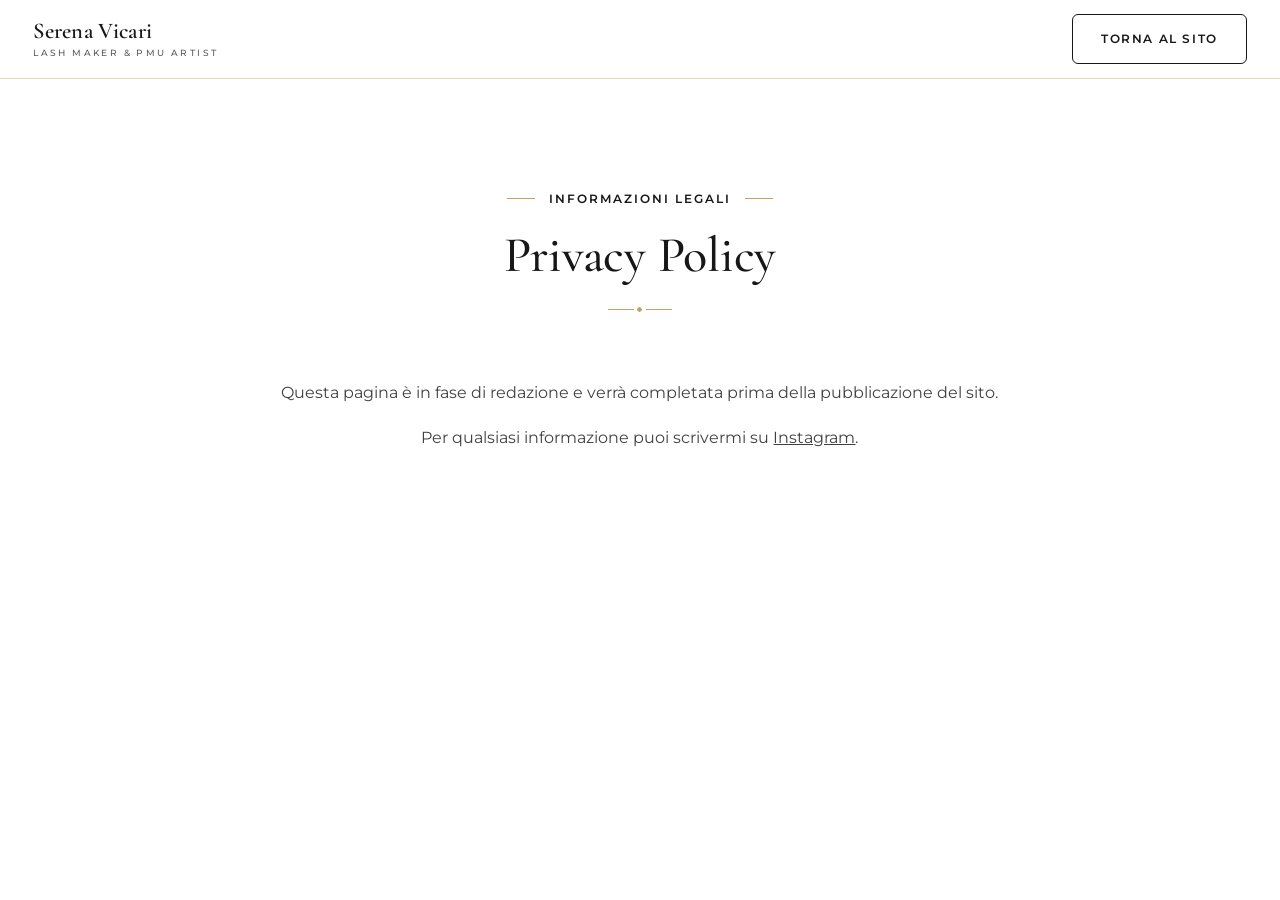
<file: privacy-policy.html>
<!doctype html>
<html lang="it">
<head>
  <meta charset="utf-8">
  <meta name="viewport" content="width=device-width, initial-scale=1">
  <title>Privacy Policy | Serena Vicari</title>
  <meta name="robots" content="noindex">
  <link rel="preconnect" href="https://fonts.googleapis.com">
  <link rel="preconnect" href="https://fonts.gstatic.com" crossorigin>
  <link rel="stylesheet" href="https://fonts.googleapis.com/css2?family=Cormorant+Garamond:ital,wght@0,500;0,600;1,500&family=Montserrat:wght@400;500;600&display=swap">
  <link rel="stylesheet" href="css/style.css">
</head>
<body>
  <header class="site-header">
    <div class="container header-inner">
      <a class="brand" href="index.html"><span class="brand-name">Serena Vicari</span><span class="brand-sub">Lash Maker &amp; PMU Artist</span></a>
      <a class="btn btn-secondary" href="index.html">Torna al sito</a>
    </div>
  </header>
  <main class="section bg-white">
    <div class="container narrow">
      <header class="section-head">
        <p class="eyebrow">Informazioni legali</p>
        <h1 style="font-size:var(--fs-h2)">Privacy Policy</h1>
        <span class="divider" aria-hidden="true"></span>
      </header>
      <!-- TODO: inserire il testo definitivo, redatto o verificato da un consulente privacy, con i dati del titolare forniti da Serena. -->
      <p style="text-align:center">Questa pagina è in fase di redazione e verrà completata prima della pubblicazione del sito.</p>
      <p style="text-align:center">Per qualsiasi informazione puoi scrivermi su <a href="https://www.instagram.com/serena_extension_ciglia_/" target="_blank" rel="noopener">Instagram</a>.</p>
    </div>
  </main>
</body>
</html>
</file>
<file: css/style.css>
/* ==========================================================
   Serena Vicari · Lash Maker & PMU Artist
   Palette: #FFFFFF · #171717 · #C2A16B · #F3E8E2 · #843F4D
   Font: Cormorant Garamond (titoli) · Montserrat (testi)
   ========================================================== */

:root {
  --white: #FFFFFF;
  --black: #171717;
  --gold: #C2A16B;
  --nude: #F3E8E2;
  --ruby: #843F4D;

  --text: rgba(23, 23, 23, .82);
  --text-soft: rgba(23, 23, 23, .7);
  --line: rgba(194, 161, 107, .45);
  --line-soft: rgba(23, 23, 23, .1);

  --serif: "Cormorant Garamond", "Times New Roman", Georgia, serif;
  --sans: "Montserrat", "Helvetica Neue", Arial, sans-serif;

  --fs-h1: clamp(2.3rem, 1.4rem + 3.9vw, 4.6rem);
  --fs-h2: clamp(2rem, 1.45rem + 2.1vw, 3.2rem);
  --fs-h3: clamp(1.5rem, 1.35rem + .6vw, 1.95rem);
  --fs-eyebrow: clamp(.69rem, .66rem + .12vw, .78rem);
  --fs-body: clamp(.94rem, .91rem + .14vw, 1.03rem);

  --container: 1240px;
  --gutter: clamp(20px, 4.2vw, 60px);
  --section-y: clamp(64px, 5rem + 2vw, 100px);
  --header-h: 78px;

  --radius: 6px;
  --radius-card: 10px;
  --shadow: 0 1px 2px rgba(23,23,23,.03), 0 10px 30px -18px rgba(23,23,23,.14);
  --ease: cubic-bezier(.25,.6,.3,1);
}

*, *::before, *::after { box-sizing: border-box; }

html {
  scroll-behavior: smooth;
  scroll-padding-top: calc(var(--header-h) + 8px);
  -webkit-text-size-adjust: 100%;
}

body {
  margin: 0;
  font-family: var(--sans);
  font-size: var(--fs-body);
  font-weight: 400;
  line-height: 1.75;
  color: var(--text);
  background: var(--white);
  -webkit-font-smoothing: antialiased;
  overflow-x: hidden;
}

img, svg { display: block; max-width: 100%; }
img { height: auto; }
a { color: inherit; }
p { margin: 0 0 1em; }
p:last-child { margin-bottom: 0; }
h1, h2, h3 { margin: 0; color: var(--black); font-family: var(--serif); font-weight: 500; line-height: 1.12; letter-spacing: -.005em; }
ul, ol { margin: 0; padding: 0; list-style: none; }
figure { margin: 0; }
address { font-style: normal; }

.sr-only {
  position: absolute !important; width: 1px; height: 1px; padding: 0; margin: -1px;
  overflow: hidden; clip: rect(0,0,0,0); white-space: nowrap; border: 0;
}

.skip-link {
  position: absolute; left: 16px; top: -60px; z-index: 200;
  background: var(--black); color: var(--white); padding: 10px 18px; border-radius: var(--radius);
  font-size: .85rem; text-decoration: none; transition: top .2s;
}
.skip-link:focus { top: 12px; }

:focus-visible { outline: 2px solid var(--ruby); outline-offset: 3px; border-radius: 2px; }

.container {
  width: 100%;
  max-width: calc(var(--container) + var(--gutter) * 2);
  margin-inline: auto;
  padding-inline: var(--gutter);
}
.container.narrow { max-width: calc(860px + var(--gutter) * 2); }

/* ---------- Elementi tipografici condivisi ---------- */
.eyebrow {
  display: inline-flex; align-items: center; justify-content: center; gap: 14px;
  margin: 0 0 18px;
  font-family: var(--sans);
  font-size: var(--fs-eyebrow);
  font-weight: 600;
  letter-spacing: 2px;
  text-transform: uppercase;
  color: var(--black);
}
.eyebrow::before, .eyebrow::after { content: ""; width: 28px; height: 1px; background: var(--gold); flex: none; }

.divider {
  display: block; width: 64px; height: 9px; margin: 22px auto 0;
  background:
    linear-gradient(var(--gold), var(--gold)) left center / 26px 1px no-repeat,
    linear-gradient(var(--gold), var(--gold)) right center / 26px 1px no-repeat,
    radial-gradient(circle, var(--gold) 0 2px, transparent 2.5px) center / 9px 9px no-repeat;
}

.section { padding-block: var(--section-y); }
.bg-white { background: var(--white); }
.bg-nude { background: var(--nude); }

.section-head { text-align: center; max-width: 780px; margin: 0 auto clamp(40px, 5vw, 64px); }
.section-head h2 { font-size: var(--fs-h2); font-weight: 500; text-wrap: balance; }
.section-sub { margin: 16px auto 0; max-width: 600px; color: var(--text-soft); text-wrap: balance; }

.section-cta { display: flex; justify-content: center; margin-top: clamp(40px, 5vw, 56px); }

/* ---------- Pulsanti ---------- */
.btn {
  display: inline-flex; align-items: center; justify-content: center; gap: 10px;
  min-height: 50px;
  padding: 14px 28px;
  border: 1px solid var(--black);
  border-radius: var(--radius);
  font-family: var(--sans);
  font-size: .76rem;
  font-weight: 600;
  letter-spacing: 1.6px;
  text-transform: uppercase;
  text-decoration: none;
  line-height: 1.2;
  text-align: center;
  white-space: nowrap;
  cursor: pointer;
  transition: background-color .35s var(--ease), color .35s var(--ease), border-color .35s var(--ease);
}
.btn-primary { background: var(--black); color: var(--white); }
.btn-primary:hover { background: var(--nude); color: var(--black); }
.bg-nude .btn-primary:hover { background: var(--white); }
.bg-nude .contact-form .btn-primary:hover { background: var(--nude); }
.btn-secondary { background: rgba(255,255,255,.55); color: var(--black); }
.btn-secondary:hover { background: var(--black); color: var(--white); }
.btn-block { width: 100%; }

.btn-row { display: flex; flex-wrap: wrap; justify-content: center; gap: 14px; }

/* ==========================================================
   HEADER
   ========================================================== */
.site-header {
  position: sticky; top: 0; z-index: 100;
  background: var(--white);
  border-bottom: 1px solid var(--line);
  transition: box-shadow .3s var(--ease);
}
.site-header.is-scrolled { box-shadow: 0 6px 24px -18px rgba(23,23,23,.35); }

.header-inner {
  display: flex; align-items: center; justify-content: space-between;
  gap: clamp(14px, 1.6vw, 32px);
  max-width: 1520px; margin-inline: auto;
  min-height: var(--header-h);
  padding-inline: clamp(20px, 2.6vw, 48px);
}

.brand { display: inline-flex; flex-direction: column; text-decoration: none; line-height: 1; flex: none; }
.brand-name {
  font-family: var(--serif); font-weight: 600;
  font-size: clamp(1.3rem, 1.05rem + .45vw, 1.7rem);
  letter-spacing: .3px; text-transform: none; color: var(--black);
}
.brand-sub {
  margin-top: 6px;
  font-family: var(--sans); font-weight: 500;
  font-size: .54rem; letter-spacing: 2.4px; text-transform: uppercase; color: var(--text-soft);
}
.brand--light .brand-name { color: var(--white); }
.brand--light .brand-sub { color: rgba(255,255,255,.72); }

/* Desktop: tutte le voci su una riga */
.main-nav { flex: 1 1 auto; display: flex; justify-content: center; min-width: 0; }
.main-nav ul { display: flex; align-items: center; flex-wrap: nowrap; gap: clamp(10px, 1.25vw, 26px); }
.main-nav ul a {
  position: relative; display: inline-block; padding: 8px 0;
  font-size: clamp(.7rem, .42rem + .4vw, .8rem);
  font-weight: 500; letter-spacing: .2px;
  color: var(--black); text-decoration: none; white-space: nowrap;
}
.main-nav ul a::after {
  content: ""; position: absolute; left: 0; right: 0; bottom: 2px; height: 1px;
  background: var(--gold); transform: scaleX(0); transition: transform .35s var(--ease);
}
.main-nav ul a:hover::after, .main-nav ul a.is-active::after { transform: scaleX(1); }
.main-nav .nav-cta-mobile { display: none; }

.header-cta {
  flex: none;
  min-height: 42px; padding: 11px clamp(14px, 1.2vw, 22px);
  font-size: clamp(.6rem, .45rem + .22vw, .68rem); letter-spacing: 1.2px;
}

.nav-toggle {
  display: none;
  position: relative; width: 46px; height: 46px; padding: 0; flex: none;
  background: transparent; border: 1px solid var(--line); border-radius: 50%; cursor: pointer;
}
.nav-toggle-bar {
  position: absolute; left: 13px; right: 13px; height: 1.5px; background: var(--black);
  transition: transform .35s var(--ease), top .35s var(--ease);
}
.nav-toggle-bar:nth-of-type(2) { top: 19px; }
.nav-toggle-bar:nth-of-type(3) { top: 26px; }
.nav-toggle[aria-expanded="true"] .nav-toggle-bar:nth-of-type(2) { top: 22.5px; transform: rotate(45deg); }
.nav-toggle[aria-expanded="true"] .nav-toggle-bar:nth-of-type(3) { top: 22.5px; transform: rotate(-45deg); }

/* Mobile e tablet: menu burger */
@media (max-width: 1100px) {
  :root { --header-h: 68px; }
  .header-cta { display: none; }
  .nav-toggle { display: block; }
  .brand-sub { font-size: .5rem; letter-spacing: 2.1px; }

  .main-nav {
    position: fixed; left: 0; right: 0; top: var(--header-h); bottom: 0;
    flex-direction: column; align-items: center; justify-content: flex-start;
    gap: 24px; padding: 28px var(--gutter) 40px;
    background: var(--white); border-top: 1px solid var(--line);
    overflow-y: auto;
    opacity: 0; visibility: hidden; transform: translateY(-8px);
    transition: opacity .35s var(--ease), transform .35s var(--ease), visibility 0s linear .35s;
  }
  .main-nav.is-open {
    opacity: 1; visibility: visible; transform: none;
    transition: opacity .35s var(--ease), transform .35s var(--ease), visibility 0s;
  }
  .main-nav ul { flex-direction: column; gap: 0; }
  .main-nav ul a {
    padding: 9px 8px;
    font-family: var(--serif); font-size: 1.55rem; font-weight: 500; letter-spacing: .3px;
  }
  .main-nav ul a::after { bottom: 6px; }
  .main-nav .nav-cta-mobile { display: inline-flex; }
  body.nav-open { overflow: hidden; }
}
@media (max-width: 1100px) and (max-height: 640px) {
  .main-nav ul a { font-size: 1.25rem; padding: 5px 8px; }
}

/* ==========================================================
   HERO
   ========================================================== */
.hero {
  position: relative;
  isolation: isolate;
  display: flex; align-items: center;
  min-height: clamp(520px, calc(88vh - var(--header-h)), 760px);
  padding-block: clamp(72px, 9vw, 120px) clamp(64px, 8vw, 108px);
  text-align: center;
  background: var(--nude);
}
.hero-media { position: absolute; inset: 0; z-index: -1; }
.hero-media img {
  width: 100%; height: 100%;
  object-fit: cover; object-position: 50% 40%;
}
/* Overlay bianco uniforme, ridotto per lasciar intravedere la foto */
.hero-media::after {
  content: ""; position: absolute; inset: 0;
  background: rgba(255, 255, 255, .7);
}

.hero-content { display: flex; flex-direction: column; align-items: center; }
.hero-title {
  font-size: var(--fs-h1);
  font-weight: 500;
  line-height: 1.06;
  max-width: 20ch;
  text-wrap: balance;
}
.hero-title-a { display: block; color: var(--black); }
.hero-title-b { display: block; margin-top: .08em; font-style: italic; font-weight: 500; color: var(--ruby); }
.hero-lead {
  max-width: 560px;
  margin: 24px auto 36px;
  font-size: clamp(1rem, .95rem + .2vw, 1.1rem);
  font-weight: 500;
  color: var(--black);
  text-wrap: balance;
}
.hero-place {
  display: inline-flex; align-items: center; gap: 8px;
  margin: 40px 0 0;
  font-size: .72rem; font-weight: 600; letter-spacing: 2px; text-transform: uppercase; color: var(--black);
}
.hero-place svg, .address-box svg, .footer-contact svg {
  width: 18px; height: 18px; flex: none;
  fill: none; stroke: var(--gold); stroke-width: 1.4; stroke-linecap: round; stroke-linejoin: round;
}
.hero-place svg { stroke: var(--ruby); }

/* ==========================================================
   CHI SONO
   ========================================================== */
.about {
  display: grid;
  grid-template-columns: minmax(0, 4fr) minmax(0, 7fr);
  grid-template-areas: "head head" "photo text";
  align-items: center;
  column-gap: clamp(40px, 6vw, 96px);
  max-width: calc(1080px + var(--gutter) * 2);
}
.about-head { grid-area: head; }
.about-photo { grid-area: photo; }
.about-text { grid-area: text; }

.about-photo {
  position: relative;
  width: min(100%, 320px);
  aspect-ratio: 1;
  justify-self: center;
}
.about-photo img {
  position: relative; z-index: 1;
  width: 100%; height: 100%;
  object-fit: cover; border-radius: 50%;
}
.about-ring { position: absolute; inset: -12px; border-radius: 50%; border: 1px solid var(--line); }
.about-ring::after {
  content: ""; position: absolute; width: 9px; height: 9px; border-radius: 50%;
  background: var(--gold); top: 14.6%; right: 14.6%; transform: translate(50%, -50%);
}
.about-text p { color: var(--text); }
.about-text strong { font-weight: 600; color: var(--black); }

/* ==========================================================
   A CHI MI RIVOLGO
   ========================================================== */
.cards-3 { display: grid; grid-template-columns: repeat(3, minmax(0, 1fr)); gap: clamp(18px, 2.2vw, 30px); }
.card {
  display: flex; flex-direction: column; align-items: center; text-align: center;
  height: 100%;
  padding: clamp(32px, 3.4vw, 48px) clamp(24px, 2.6vw, 38px);
  background: var(--white);
  border-radius: var(--radius-card);
  box-shadow: var(--shadow);
  transition: transform .4s var(--ease), box-shadow .4s var(--ease);
}
.card:hover { transform: translateY(-4px); box-shadow: 0 1px 2px rgba(23,23,23,.03), 0 18px 40px -20px rgba(23,23,23,.2); }
.card-icon {
  width: 52px; height: 52px; margin-bottom: 24px;
  fill: none; stroke: var(--gold); stroke-width: 1.2; stroke-linecap: round; stroke-linejoin: round;
}
.card h3 { font-size: clamp(1.4rem, 1.28rem + .45vw, 1.7rem); margin-bottom: 14px; text-wrap: balance; }
.card h3::after { content: ""; display: block; width: 32px; height: 1px; margin: 18px auto 0; background: var(--gold); }
.card p { color: var(--text-soft); }

/* ==========================================================
   APPROCCIO — "Fine line": un filo sottile che unisce i principi
   e si disegna con lo scroll
   ========================================================== */
.approach-quote {
  position: relative;
  max-width: 760px; margin: 0 auto clamp(48px, 6vw, 80px);
  text-align: center;
  font-family: var(--serif); font-style: italic; font-weight: 500;
  font-size: clamp(1.45rem, 1.2rem + 1vw, 2.15rem); line-height: 1.35; color: var(--black);
  text-wrap: balance;
}
.approach-quote::before {
  content: "\201C"; display: block;
  font-size: 4.2em; line-height: .55; height: .42em; color: var(--gold); font-style: normal;
}

.fineline {
  position: relative;
  display: grid;
  grid-template-columns: minmax(0, 1fr) 180px minmax(0, 1fr);
  grid-auto-rows: minmax(170px, 1fr);
  max-width: 1040px; margin-inline: auto;
}
.fineline-svg {
  grid-column: 2; grid-row: 1 / span 4;
  width: 100%; height: 100%;
  overflow: visible; pointer-events: none;
}
.fineline-svg path {
  fill: none; stroke: var(--gold); stroke-width: 1.2; stroke-linecap: round;
  vector-effect: non-scaling-stroke;
}
.fineline-svg .fl-ghost { stroke: rgba(194,161,107,.22); }

.fl-node {
  grid-column: 2; align-self: center; justify-self: center;
  position: relative; width: 15px; height: 15px; border-radius: 50%;
  background: var(--white); border: 1px solid var(--gold);
  transition: background-color .5s var(--ease), box-shadow .6s var(--ease), transform .6s var(--ease);
  transform: scale(.7);
}
.fl-node::after {
  content: ""; position: absolute; inset: 3px; border-radius: 50%; background: var(--gold);
  transform: scale(0); transition: transform .5s var(--ease);
}
.fl-node.is-on { transform: scale(1); box-shadow: 0 0 0 7px rgba(194,161,107,.16), 0 0 22px 2px rgba(194,161,107,.35); }
.fl-node.is-on::after { transform: scale(1); }
.fl-node:nth-of-type(1) { grid-row: 1; }
.fl-node:nth-of-type(2) { grid-row: 2; }
.fl-node:nth-of-type(3) { grid-row: 3; }
.fl-node:nth-of-type(4) { grid-row: 4; }

.fl-item { align-self: center; padding-block: 10px; }
.fl-item:nth-of-type(1) { grid-row: 1; grid-column: 1; }
.fl-item:nth-of-type(2) { grid-row: 2; grid-column: 3; }
.fl-item:nth-of-type(3) { grid-row: 3; grid-column: 1; }
.fl-item:nth-of-type(4) { grid-row: 4; grid-column: 3; }
.fl-item:nth-of-type(odd) { text-align: right; }
.fl-item h3 {
  font-size: clamp(1.55rem, 1.3rem + .8vw, 2.1rem); font-weight: 500; margin-bottom: 10px;
}
.fl-item h3 em { font-style: italic; color: var(--ruby); }
.fl-item p { color: var(--text-soft); max-width: 360px; margin: 0; }
.fl-item:nth-of-type(odd) p { margin-left: auto; }
.fl-item::before {
  content: ""; display: block; width: 44px; height: 1px; background: var(--gold); margin-bottom: 16px;
}
.fl-item:nth-of-type(odd)::before { margin-left: auto; }

/* ==========================================================
   SERVIZI
   ========================================================== */
.services {
  display: grid;
  grid-template-columns: repeat(2, minmax(0, 1fr));
  grid-auto-rows: 1fr;
  gap: clamp(18px, 2.2vw, 28px);
  max-width: 900px; margin-inline: auto;
}
.service {
  display: flex; flex-direction: column;
  height: 100%;
  background: var(--white);
  border: 1px solid rgba(194,161,107,.35);
  border-radius: var(--radius-card);
  overflow: hidden;
  transition: transform .4s var(--ease), box-shadow .4s var(--ease);
}
.service:hover { transform: translateY(-4px); box-shadow: 0 20px 44px -26px rgba(23,23,23,.28); }
.service-media { aspect-ratio: 4 / 3; overflow: hidden; background: var(--nude); }
.service-media img { width: 100%; height: 100%; object-fit: cover; transition: transform .5s var(--ease); }
.service:hover .service-media img { transform: scale(1.03); }
.service-body { flex: 1; padding: clamp(22px, 2.4vw, 30px); text-align: left; }
.service h3 { font-size: clamp(1.4rem, 1.25rem + .5vw, 1.7rem); margin-bottom: 14px; text-align: left; }
.service h3::after { content: ""; display: block; width: 32px; height: 1px; margin: 12px 0 0; background: var(--gold); }
.service p { color: var(--text-soft); font-size: .92rem; line-height: 1.7; margin-bottom: .8em; }
.service p:last-child { margin-bottom: 0; }

/* ==========================================================
   COME FUNZIONA — percorso animato
   ========================================================== */
.journey { position: relative; max-width: 1160px; margin-inline: auto; }
.journey-steps {
  display: grid; grid-template-columns: repeat(4, minmax(0, 1fr));
  gap: clamp(20px, 3vw, 44px);
  position: relative; z-index: 1;
}
.journey-track {
  position: absolute; top: 40px; left: 12.5%; right: 12.5%; height: 1px;
  background: rgba(194,161,107,.25);
}
.journey-fill { position: absolute; inset: 0; background: var(--gold); transform-origin: left; transform: scaleX(1); }
.journey-spark {
  position: absolute; top: 50%; left: 0; width: 9px; height: 9px; margin: -4.5px 0 0 -4.5px;
  border-radius: 50%; background: var(--gold);
  box-shadow: 0 0 0 4px rgba(194,161,107,.22), 0 0 18px 4px rgba(194,161,107,.55);
  opacity: 0;
}

.jstep { text-align: center; }
.jstep-num {
  position: relative; display: inline-grid; place-items: center;
  width: 80px; height: 80px; margin-bottom: 26px;
  border-radius: 50%; background: var(--white);
  font-family: var(--serif); font-weight: 500; font-size: 1.95rem; color: var(--black); line-height: 1;
  transition: background-color .45s var(--ease), color .45s var(--ease), transform .45s var(--ease);
}
.jstep-num svg { position: absolute; inset: 0; width: 100%; height: 100%; transform: rotate(-90deg); }
.jstep-num circle { fill: none; stroke: var(--gold); stroke-width: 1.2; stroke-dasharray: 239; stroke-dashoffset: 0; }
.jstep-num > span { position: relative; }
.jstep:hover .jstep-num { background: var(--black); color: var(--white); transform: translateY(-3px); }
.jstep h3 {
  font-family: var(--sans); font-weight: 600; font-size: .82rem; letter-spacing: 2px;
  text-transform: uppercase; margin-bottom: 12px; color: var(--black);
}
.jstep p { max-width: 260px; margin-inline: auto; color: var(--text-soft); }

/* Stato iniziale animazione (solo con JS) */
.js .journey .journey-fill { transform: scaleX(0); transition: transform 2.2s cubic-bezier(.45,.05,.25,1); }
.js .journey .jstep-num circle { stroke-dashoffset: 239; transition: stroke-dashoffset 1s var(--ease); }
.js .journey .jstep-num > span,
.js .journey .jstep h3,
.js .journey .jstep p { opacity: 0; transform: translateY(10px); transition: opacity .6s var(--ease), transform .6s var(--ease); }

.js .journey.is-active .journey-fill { transform: scaleX(1); }
.js .journey.is-active .journey-spark { animation: spark-x 2.2s cubic-bezier(.45,.05,.25,1) forwards; }
.js .journey.is-active .jstep-num circle { stroke-dashoffset: 0; }
.js .journey.is-active .jstep-num > span,
.js .journey.is-active .jstep h3,
.js .journey.is-active .jstep p { opacity: 1; transform: none; }

.js .journey.is-active .jstep:nth-child(1) :is(circle, h3, p, .jstep-num > span) { transition-delay: .05s; }
.js .journey.is-active .jstep:nth-child(2) :is(circle, h3, p, .jstep-num > span) { transition-delay: .7s; }
.js .journey.is-active .jstep:nth-child(3) :is(circle, h3, p, .jstep-num > span) { transition-delay: 1.35s; }
.js .journey.is-active .jstep:nth-child(4) :is(circle, h3, p, .jstep-num > span) { transition-delay: 2s; }

@keyframes spark-x {
  0%   { left: 0; opacity: 0; }
  8%   { opacity: 1; }
  88%  { opacity: 1; }
  100% { left: 100%; opacity: 0; }
}
@keyframes spark-y {
  0%   { top: 0; opacity: 0; }
  8%   { opacity: 1; }
  88%  { opacity: 1; }
  100% { top: 100%; opacity: 0; }
}

/* ==========================================================
   DOVE RICEVO
   ========================================================== */
.address-box {
  display: flex; flex-direction: column; align-items: center; gap: 6px;
  width: fit-content; min-width: min(100%, 320px); max-width: 420px;
  margin: 0 auto;
  padding: 26px 36px;
  background: var(--white);
  border-radius: var(--radius-card);
  box-shadow: var(--shadow);
  text-align: center;
}
.address-box svg { width: 22px; height: 22px; margin-bottom: 4px; }
.address-label { font-size: .7rem; font-weight: 600; letter-spacing: 2px; text-transform: uppercase; color: var(--black); }
.address-text { font-family: var(--serif); font-weight: 500; font-size: 1.4rem; line-height: 1.3; color: var(--black); }
.map-slot {
  margin: 32px auto 0; max-width: 860px; aspect-ratio: 16 / 9; border-radius: var(--radius-card); overflow: hidden;
  border: 1px solid rgba(194,161,107,.35);
}
.map-slot iframe { width: 100%; height: 100%; border: 0; }

/* ==========================================================
   FAQ (tendine nude su sezione bianca)
   ========================================================== */
.faq { display: flex; flex-direction: column; gap: 12px; }
.faq-item { background: var(--nude); border-radius: var(--radius-card); transition: box-shadow .35s var(--ease); }
.faq-item:hover { box-shadow: inset 0 0 0 1px var(--line); }
.faq-q { font-family: var(--sans); font-size: inherit; font-weight: 500; }
.faq-q button {
  width: 100%;
  display: flex; align-items: center; justify-content: space-between; gap: 24px;
  padding: 22px clamp(18px, 2.4vw, 28px);
  background: none; border: 0; cursor: pointer; text-align: left;
  font-family: var(--sans); font-size: clamp(.95rem, .9rem + .2vw, 1.04rem); font-weight: 500;
  color: var(--black); line-height: 1.5;
  border-radius: var(--radius-card);
}
.faq-q button:hover { color: var(--ruby); }
.faq-icon {
  position: relative; flex: none; width: 30px; height: 30px; border-radius: 50%;
  background: var(--white); border: 1px solid var(--line);
}
.faq-icon::before, .faq-icon::after {
  content: ""; position: absolute; left: 50%; top: 50%;
  width: 11px; height: 1.4px; background: var(--black);
  transform: translate(-50%, -50%);
  transition: transform .35s var(--ease);
}
.faq-icon::after { transform: translate(-50%, -50%) rotate(90deg); }
.faq-q button[aria-expanded="true"] .faq-icon::after { transform: translate(-50%, -50%) rotate(0deg); }

.faq-a { display: grid; grid-template-rows: 0fr; transition: grid-template-rows .4s var(--ease); }
.faq-a > div { overflow: hidden; }
.faq-a.is-open { grid-template-rows: 1fr; }
.faq-a p { padding: 0 clamp(18px, 5vw, 76px) 24px clamp(18px, 2.4vw, 28px); color: var(--text); }
.faq-a a { color: var(--black); text-decoration-color: var(--gold); text-underline-offset: 3px; }

/* ==========================================================
   CONTATTI — solo form centrale
   ========================================================== */
.contact-form {
  max-width: 620px; margin-inline: auto;
  background: var(--white);
  border-radius: var(--radius-card);
  box-shadow: var(--shadow);
  padding: clamp(24px, 3.2vw, 42px);
}
.field { margin-bottom: 18px; }
.field-row { display: grid; grid-template-columns: 1fr 1fr; gap: 16px; }
.field label {
  display: block; margin-bottom: 7px;
  font-size: .7rem; font-weight: 600; letter-spacing: 1.4px; text-transform: uppercase; color: var(--black);
}
.optional { font-weight: 400; letter-spacing: .5px; text-transform: none; color: var(--text-soft); }
.field input[type="text"], .field input[type="email"], .field input[type="tel"], .field select, .field textarea {
  width: 100%;
  padding: 12px 14px;
  min-height: 48px;
  font: inherit; font-size: 1rem; color: var(--black);
  background: var(--white);
  border: 1px solid rgba(23,23,23,.22);
  border-radius: var(--radius);
  transition: border-color .3s var(--ease), box-shadow .3s var(--ease);
  appearance: none; -webkit-appearance: none;
}
.field textarea { resize: vertical; min-height: 112px; line-height: 1.6; }
.field input:focus, .field select:focus, .field textarea:focus {
  outline: none; border-color: var(--black); box-shadow: 0 0 0 3px rgba(194,161,107,.35);
}
.field [aria-invalid="true"] { border-color: var(--ruby); }
.select-wrap { position: relative; }
.select-wrap::after {
  content: ""; position: absolute; right: 18px; top: 50%;
  width: 8px; height: 8px; border-right: 1.4px solid var(--black); border-bottom: 1.4px solid var(--black);
  transform: translateY(-70%) rotate(45deg); pointer-events: none;
}
.field select { padding-right: 44px; cursor: pointer; }
.hint { margin: 7px 0 0; font-size: .78rem; line-height: 1.55; color: var(--text-soft); }
.field.check { display: flex; align-items: flex-start; gap: 12px; }
.field.check input { flex: none; width: 20px; height: 20px; margin: 2px 0 0; accent-color: var(--black); cursor: pointer; }
.field.check label {
  margin: 0; font-size: .86rem; font-weight: 400; letter-spacing: 0; text-transform: none; color: var(--text); line-height: 1.55;
}
.field.check a { color: var(--black); text-decoration-color: var(--gold); text-underline-offset: 3px; }
.contact-form .btn { margin-top: 4px; }
.form-status { margin: 14px 0 0; font-size: .86rem; text-align: center; color: var(--ruby); }
.form-status:empty { display: none; }
.form-status a { color: var(--black); }

/* ==========================================================
   FOOTER
   ========================================================== */
.site-footer {
  background: var(--black); color: rgba(255,255,255,.82);
  padding-block: clamp(56px, 7vw, 84px) 28px;
  font-size: .9rem;
}
.footer-top {
  display: grid;
  grid-template-columns: 1.2fr 1.3fr 1fr;
  gap: 40px;
  padding-bottom: 44px;
  border-bottom: 1px solid rgba(194,161,107,.35);
}
.footer-tagline { margin-top: 20px; font-family: var(--serif); font-style: italic; font-weight: 500; font-size: 1.35rem; color: var(--white); }
.footer-tagline::before { content: ""; display: block; width: 32px; height: 1px; background: var(--gold); margin-bottom: 18px; }
.footer-nav ul { display: grid; grid-template-columns: 1fr 1fr; gap: 2px 24px; }
.footer-nav a, .footer-contact a, .legal-links a {
  color: rgba(255,255,255,.82); text-decoration: none; transition: color .3s var(--ease);
  display: inline-flex; align-items: center; gap: 10px; padding: 6px 0;
}
.footer-nav a:hover, .footer-contact a:hover, .legal-links a:hover { color: var(--gold); }
.footer-contact p { display: flex; align-items: center; gap: 10px; margin: 6px 0 0; padding: 6px 0; }
.footer-contact a { word-break: break-word; }
.footer-bottom {
  display: flex; flex-wrap: wrap; align-items: center; justify-content: space-between; gap: 12px 24px;
  padding-top: 24px; font-size: .78rem; color: rgba(255,255,255,.66);
}
.legal { margin: 0; }
.legal-links { display: flex; gap: 22px; }
.site-footer :focus-visible { outline-color: var(--gold); }

/* ==========================================================
   ANIMAZIONI DI INGRESSO
   ========================================================== */
.js .reveal { opacity: 0; transform: translateY(14px); transition: opacity .5s var(--ease), transform .5s var(--ease); }
.js .reveal.is-visible { opacity: 1; transform: none; }

@media (prefers-reduced-motion: reduce) {
  html { scroll-behavior: auto; }
  *, *::before, *::after { transition-duration: .01ms !important; transition-delay: 0s !important; animation: none !important; }
  .js .reveal { opacity: 1; transform: none; }
  .js .journey .journey-fill { transform: none !important; }
  .js .journey .jstep-num circle { stroke-dashoffset: 0; }
  .js .journey .jstep-num > span, .js .journey .jstep h3, .js .journey .jstep p { opacity: 1; transform: none; }
  .fineline-svg .fl-draw { stroke-dashoffset: 0 !important; }
  .fl-node { transform: scale(1); }
  .card:hover, .service:hover, .jstep:hover .jstep-num { transform: none; }
  .service:hover .service-media img { transform: none; }
}

/* ==========================================================
   RESPONSIVE
   ========================================================== */
@media (max-width: 1180px) {
  .footer-top { grid-template-columns: 1fr 1fr; }
  .footer-brand { grid-column: 1 / -1; }
}

/* Tablet */
@media (max-width: 980px) {
  .about {
    grid-template-columns: 1fr;
    grid-template-areas: "photo" "head" "text";
    text-align: center;
  }
  .about-photo { width: min(62%, 240px); margin-bottom: 40px; }
  .about-head { margin-bottom: 32px; }
  .about-text { max-width: 640px; margin-inline: auto; }

  .cards-3 { grid-template-columns: 1fr; max-width: 560px; margin-inline: auto; }


  .journey-steps { grid-template-columns: repeat(2, minmax(0, 1fr)); row-gap: 48px; }
  .journey-track { display: none; }
}

/* Smartphone e tablet stretti */
@media (max-width: 760px) {
  .services { grid-template-columns: 1fr; grid-auto-rows: auto; max-width: 440px; }

  .fineline { grid-template-columns: 44px minmax(0, 1fr); grid-auto-rows: auto; column-gap: 18px; max-width: 520px; }
  .fineline-svg { grid-column: 1; }
  .fl-node { grid-column: 1; }
  .fl-item:nth-of-type(n) { grid-column: 2; text-align: left; padding-block: 18px; }
  .fl-item:nth-of-type(n) p { margin-left: 0; }
  .fl-item:nth-of-type(n)::before { margin-left: 0; }

  .journey { max-width: 460px; }
  .journey-steps { grid-template-columns: 1fr; row-gap: 0; }
  .journey-track { display: block; top: 40px; bottom: 40px; left: 40px; right: auto; width: 1px; height: auto; }
  .journey-fill { transform-origin: top; }
  .js .journey .journey-fill { transform: scaleY(0); }
  .js .journey.is-active .journey-fill { transform: scaleY(1); }
  .journey-spark { left: 50%; top: 0; }
  .js .journey.is-active .journey-spark { animation-name: spark-y; }
  .jstep {
    display: grid; grid-template-columns: 80px 1fr; column-gap: 22px;
    text-align: left; padding-bottom: 36px;
  }
  .jstep:last-child { padding-bottom: 0; }
  .jstep-num { grid-row: 1 / span 2; margin-bottom: 0; }
  .jstep h3 { align-self: end; margin: 16px 0 8px; }
  .jstep p { margin: 0; max-width: none; }
}

@media (max-width: 560px) {
  .eyebrow { gap: 10px; letter-spacing: 1.8px; }
  .eyebrow::before, .eyebrow::after { width: 18px; }
  .hero .eyebrow { max-width: 300px; }
  .hero-media img { object-position: 38% 50%; }

  .btn-row { flex-direction: column; align-items: stretch; width: 100%; max-width: 340px; }
  .btn { padding-inline: 20px; white-space: normal; }

  .field-row { grid-template-columns: 1fr; gap: 0; }
  .faq-q button { padding-block: 18px; gap: 14px; }

  .footer-top { grid-template-columns: 1fr; gap: 32px; text-align: center; }
  .footer-tagline::before { margin-inline: auto; }
  .footer-nav ul { justify-items: center; }
  .footer-contact { display: flex; flex-direction: column; align-items: center; }
  .footer-bottom { flex-direction: column; text-align: center; }
}

@media (max-width: 380px) {
  .brand-name { font-size: 1.2rem; }
  .brand-sub { font-size: .46rem; letter-spacing: 1.6px; }
  .hero .eyebrow::before, .hero .eyebrow::after { display: none; }
}
</file>
